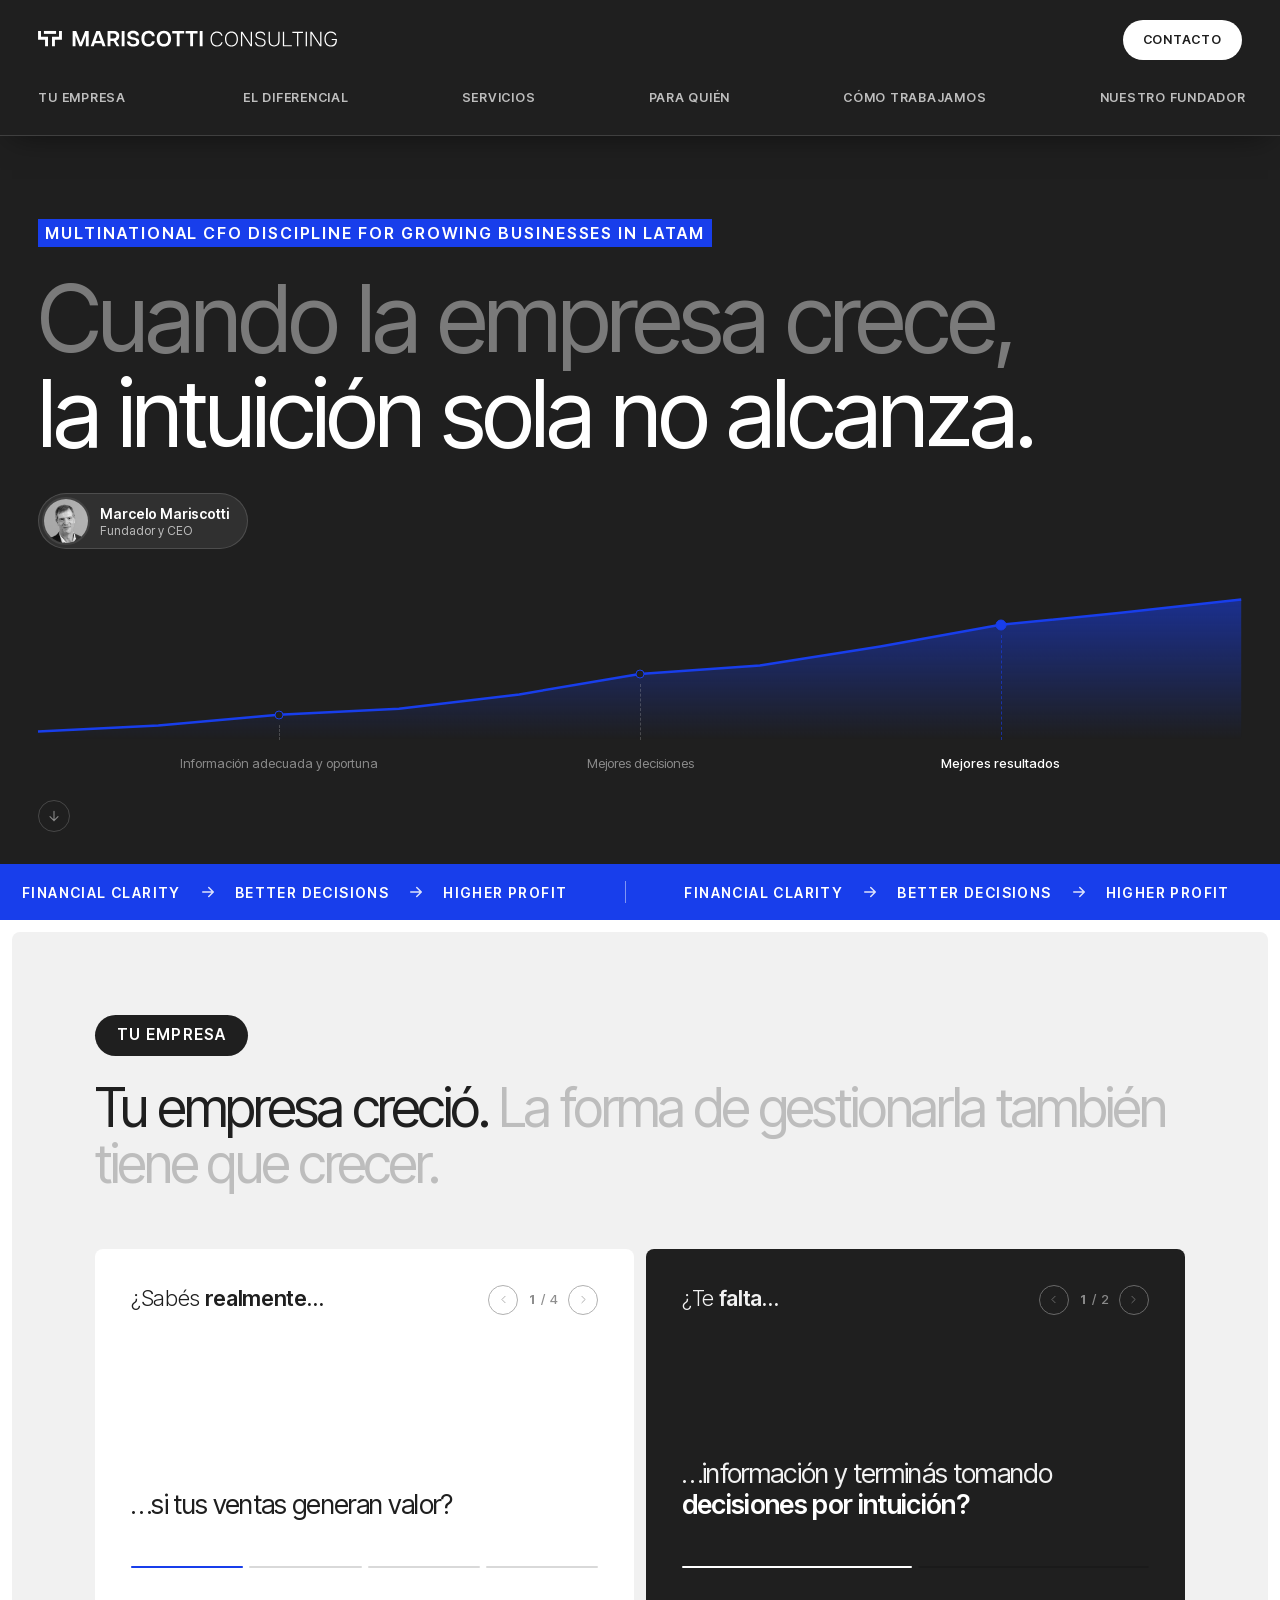
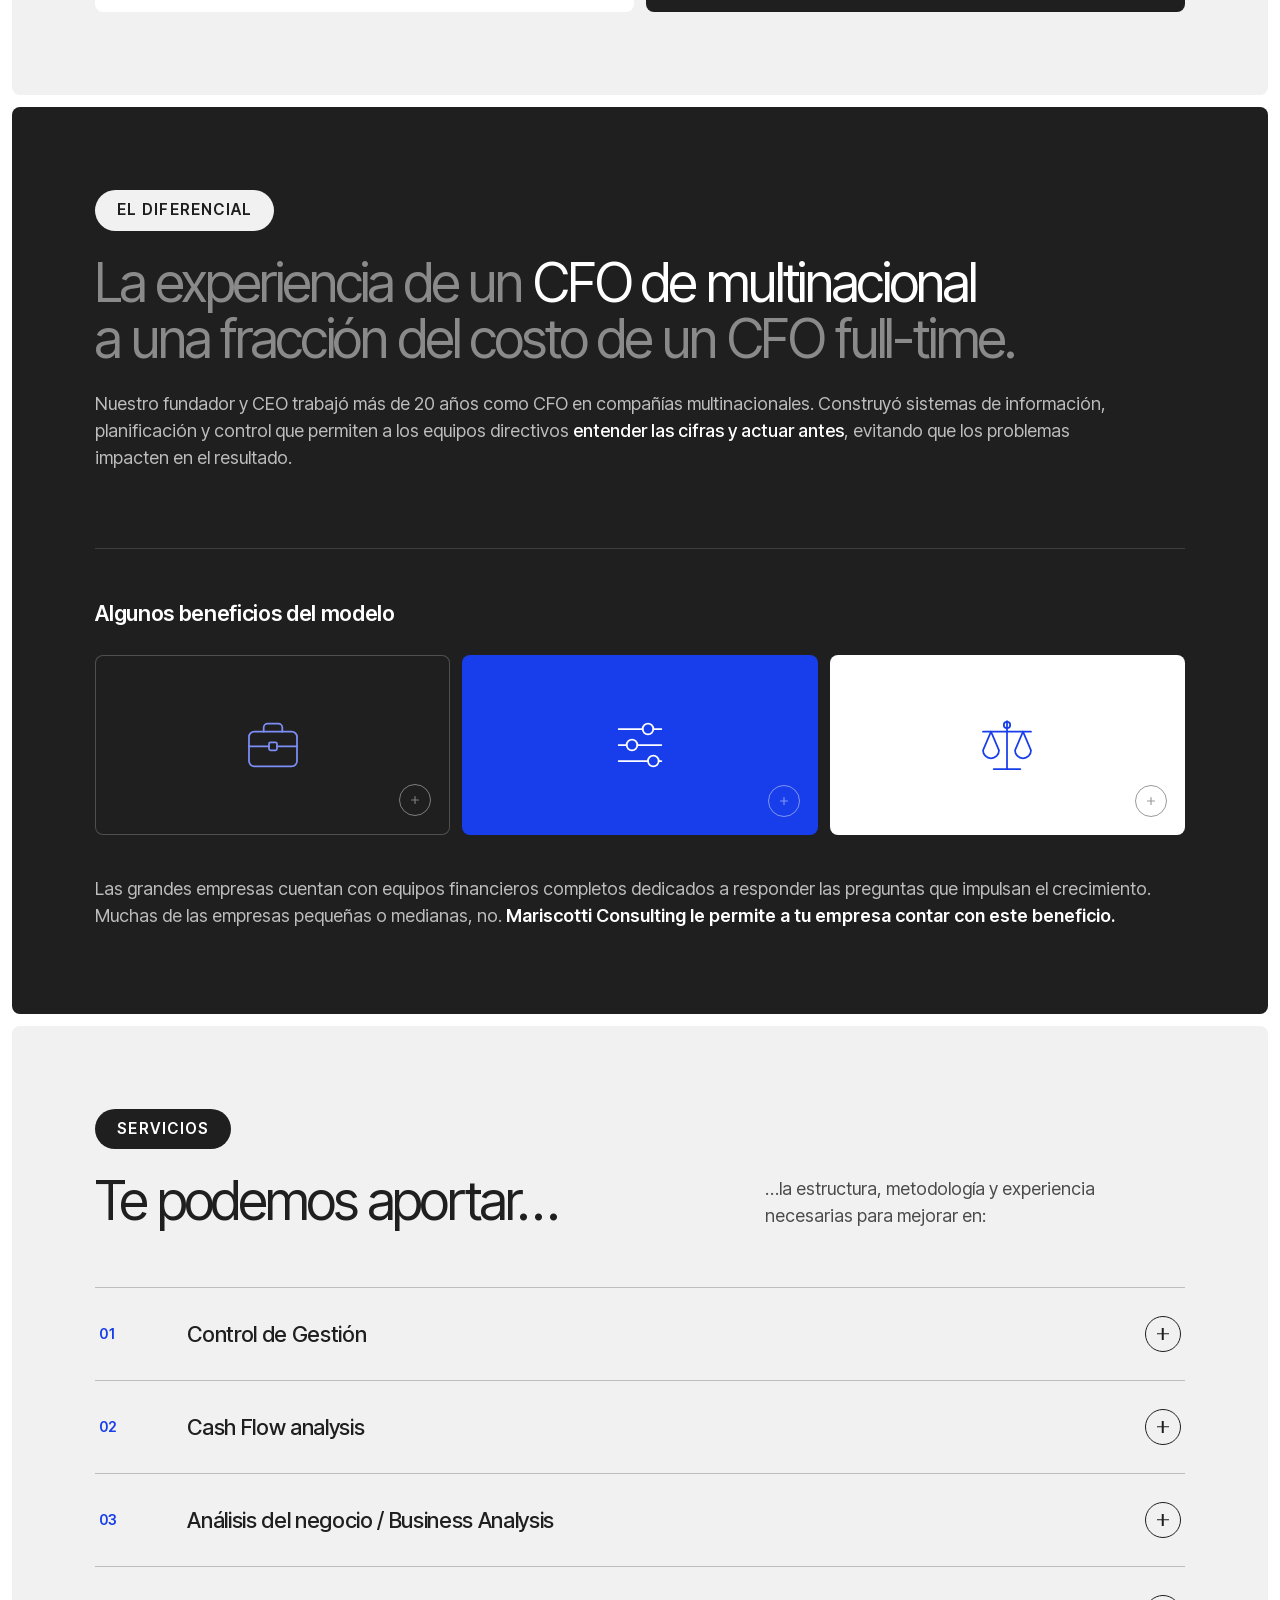
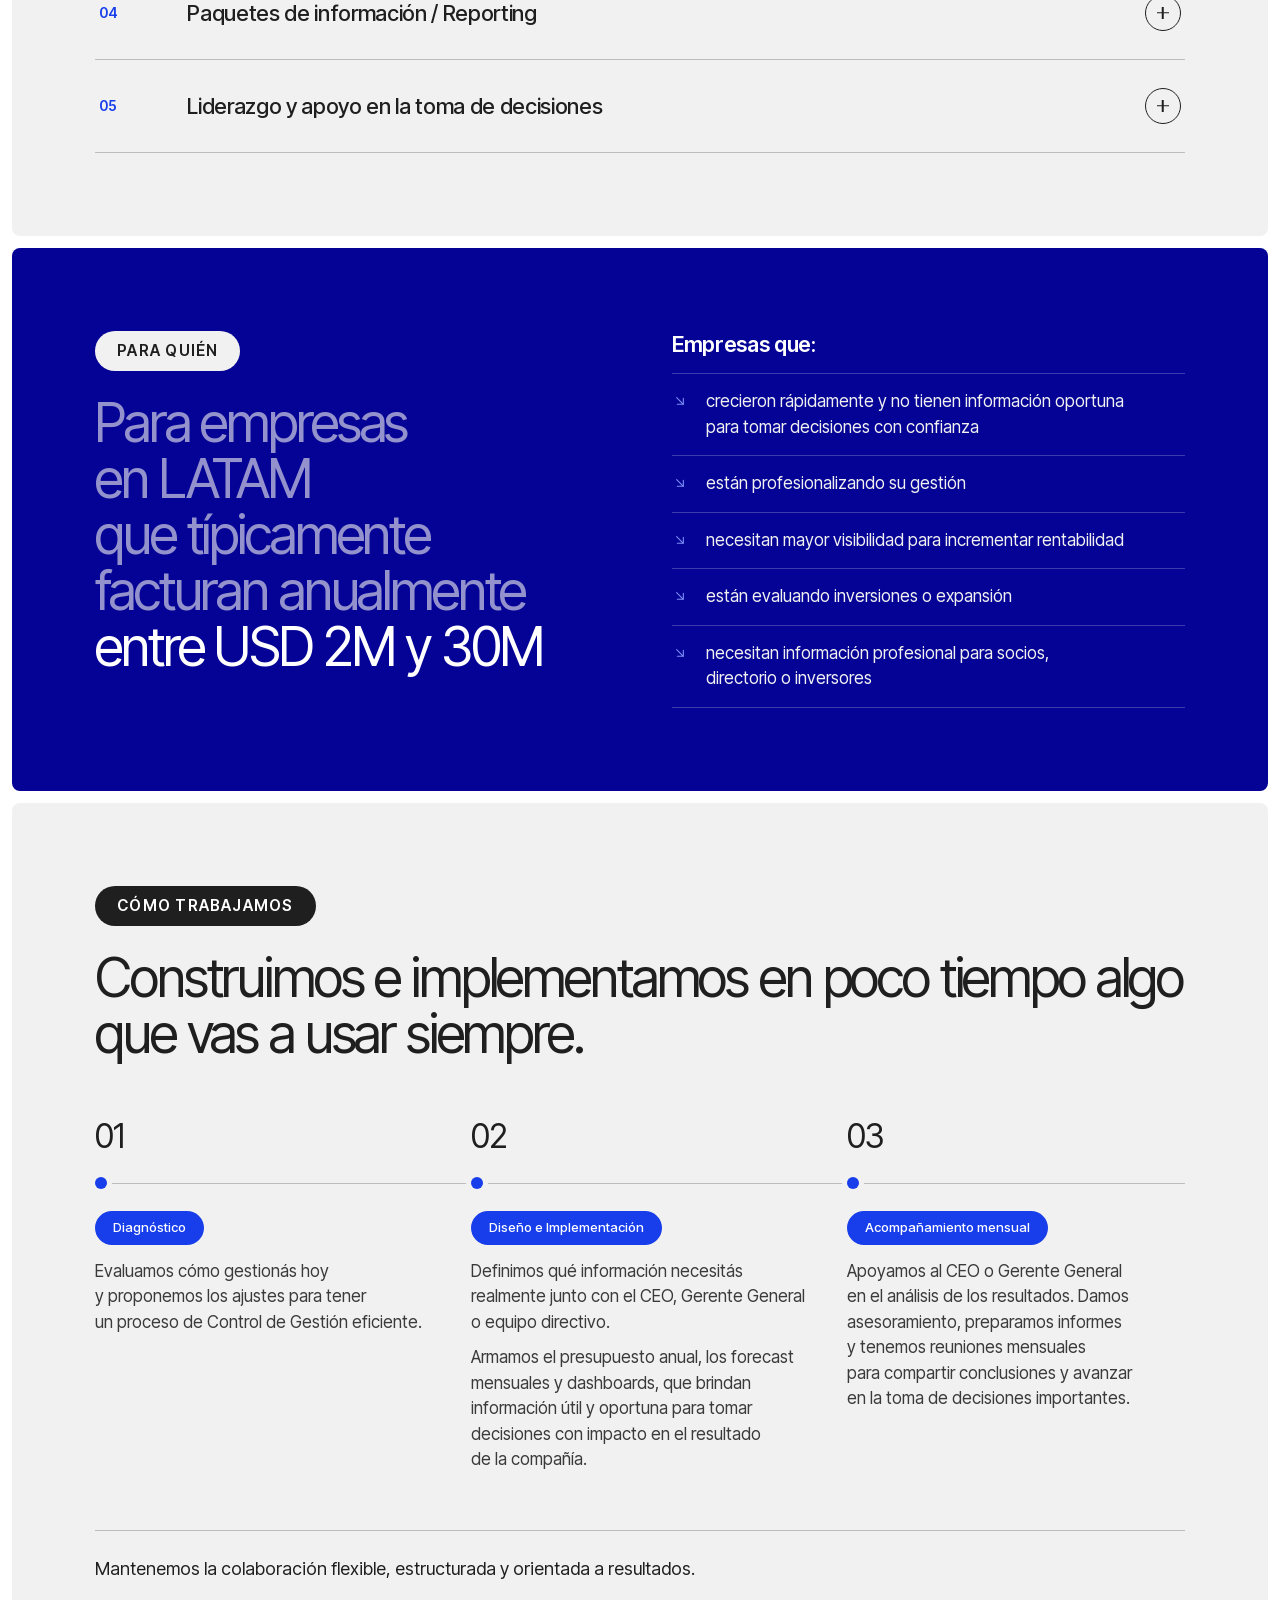
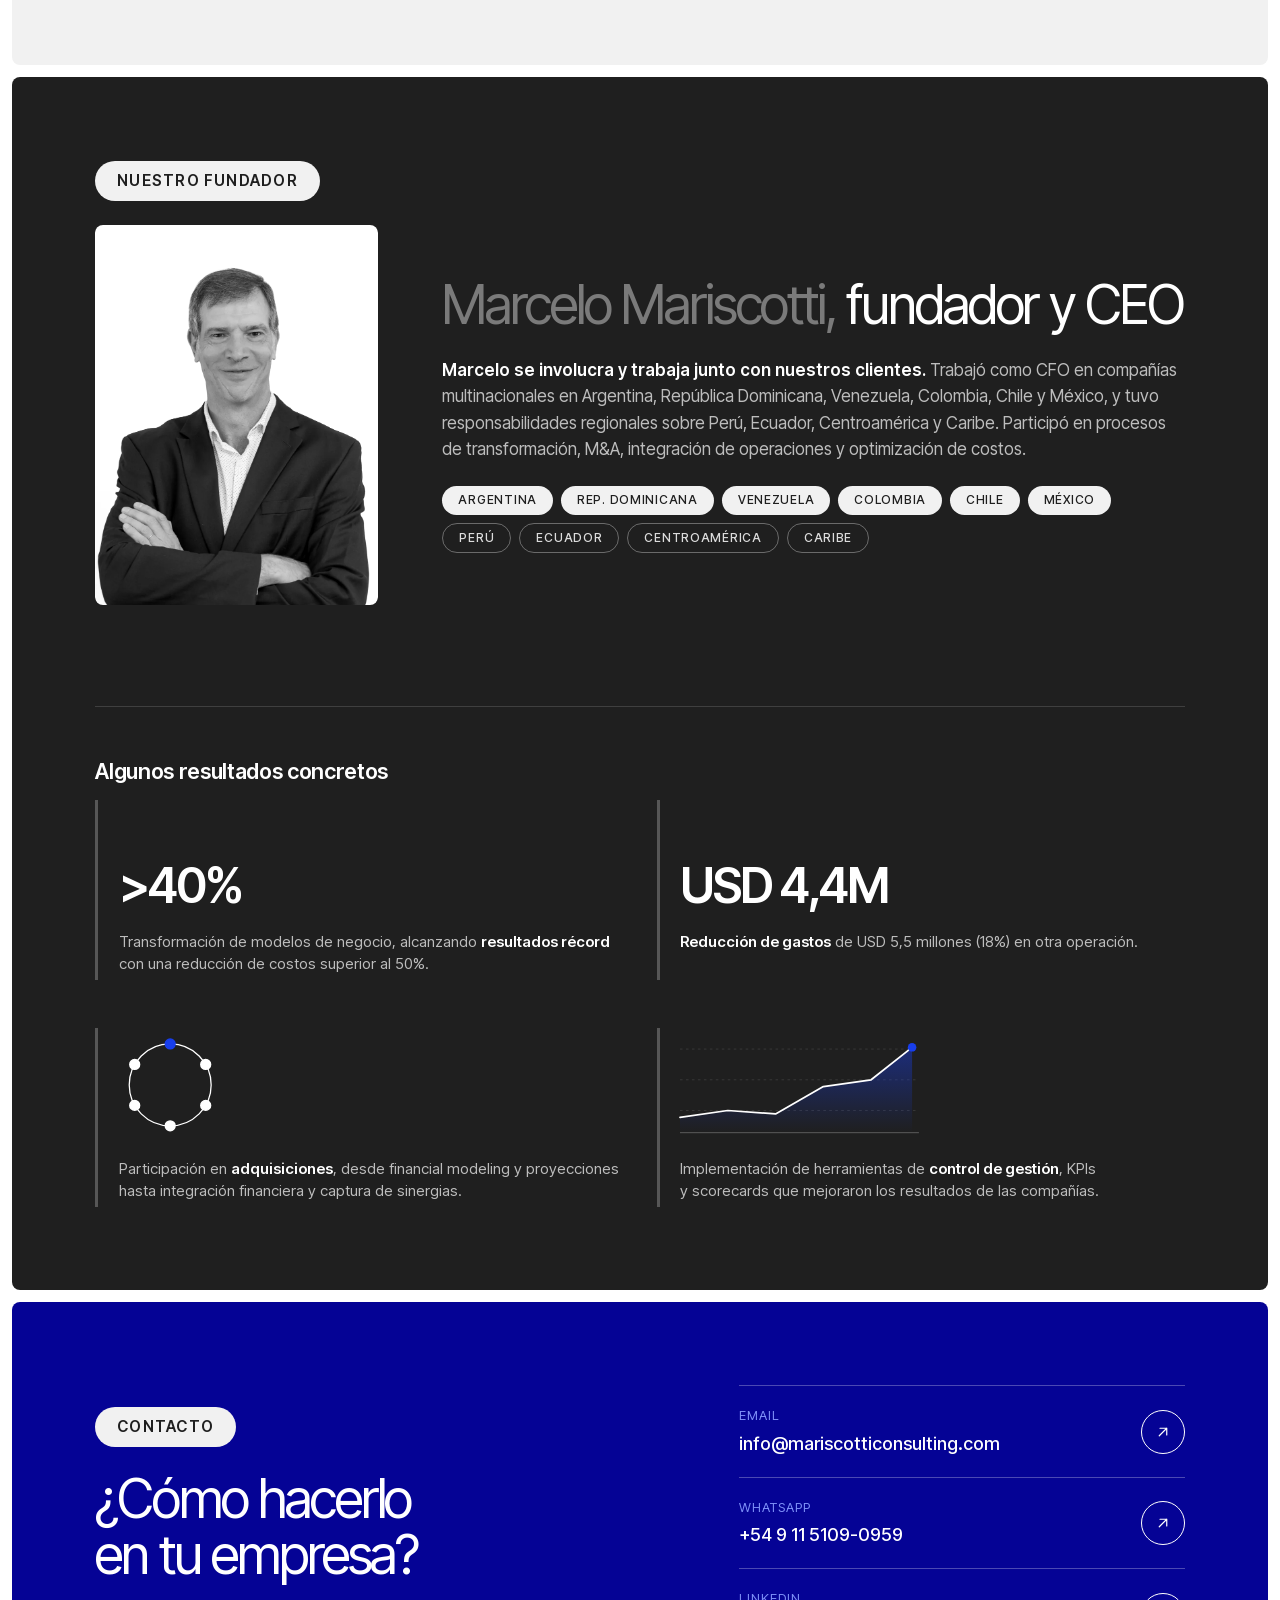
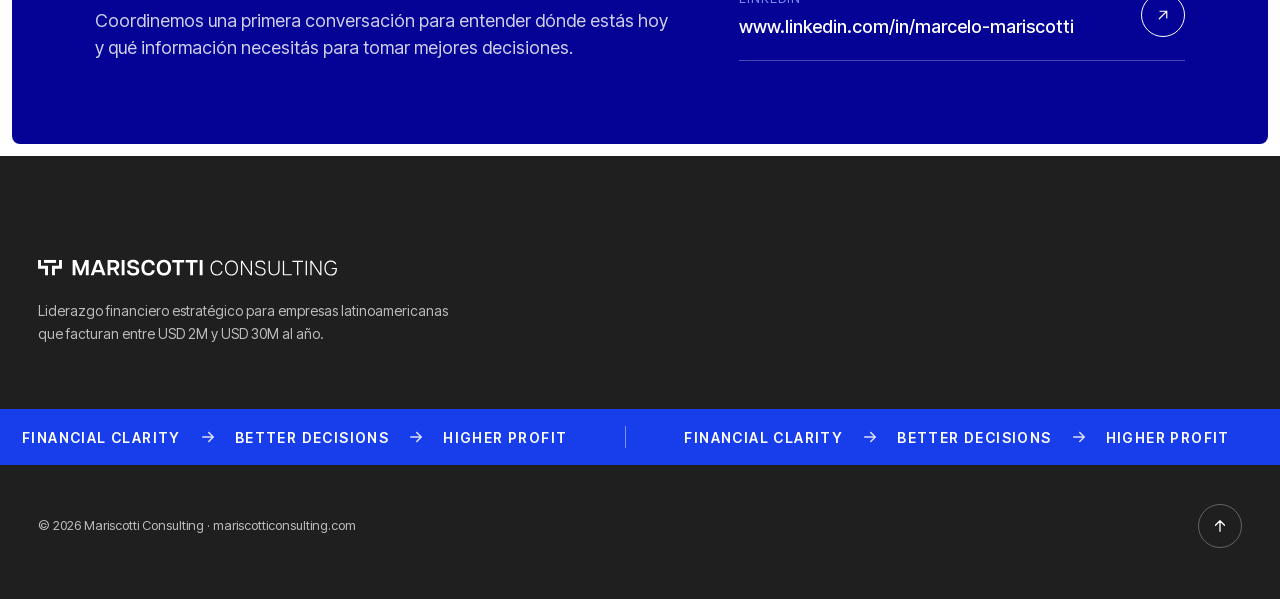
<file: index.html>
<!DOCTYPE html>
<html lang="es">
<head>
<meta charset="utf-8">
<meta name="viewport" content="width=device-width, initial-scale=1">
<title>Mariscotti Consulting — Cuando la empresa crece, la intuición sola no alcanza</title>
<meta name="description" content="Liderazgo financiero estratégico para empresas latinoamericanas que facturan entre USD 2M y USD 30M al año. Control de gestión, cash flow y reporting con la disciplina de un CFO de multinacional.">
<meta name="robots" content="index, follow">
<link rel="canonical" href="https://mariscotticonsulting.com/">
<meta property="og:type" content="website">
<meta property="og:locale" content="es_AR">
<meta property="og:site_name" content="Mariscotti Consulting">
<meta property="og:title" content="Mariscotti Consulting — Cuando la empresa crece, la intuición sola no alcanza">
<meta property="og:description" content="Liderazgo financiero estratégico para empresas latinoamericanas que facturan entre USD 2M y USD 30M al año. Control de gestión, cash flow y reporting con la disciplina de un CFO de multinacional.">
<meta property="og:url" content="https://mariscotticonsulting.com/">
<meta property="og:image" content="https://mariscotticonsulting.com/assets/img/og-image-1200x630.jpg">
<meta property="og:image:width" content="1200">
<meta property="og:image:height" content="630">
<meta property="og:image:alt" content="Mariscotti Consulting: cuando la empresa crece, la intuición sola no alcanza">
<meta name="twitter:card" content="summary_large_image">
<meta name="twitter:title" content="Mariscotti Consulting — Cuando la empresa crece, la intuición sola no alcanza">
<meta name="twitter:description" content="Liderazgo financiero estratégico para empresas latinoamericanas que facturan entre USD 2M y USD 30M al año. Control de gestión, cash flow y reporting con la disciplina de un CFO de multinacional.">
<meta name="twitter:image" content="https://mariscotticonsulting.com/assets/img/og-image-1200x630.jpg">
<link rel="icon" href="/favicon.ico" sizes="any">
<link rel="icon" href="/favicon-32x32.png" sizes="32x32" type="image/png">
<link rel="icon" href="/favicon-16x16.png" sizes="16x16" type="image/png">
<link rel="apple-touch-icon" href="/apple-touch-icon.png">
<link rel="manifest" href="/site.webmanifest">
<meta name="theme-color" content="#050395">
<link rel="preload" href="/assets/fonts/inter-tight-14.woff2" as="font" type="font/woff2" crossorigin>
<link rel="stylesheet" href="/assets/css/mariscotti.css">
<script type="application/ld+json">
{
  "@context": "https://schema.org",
  "@graph": [
    {
      "@type": "ProfessionalService",
      "@id": "https://mariscotticonsulting.com/#organizacion",
      "name": "Mariscotti Consulting",
      "url": "https://mariscotticonsulting.com/",
      "logo": "https://mariscotticonsulting.com/android-chrome-512x512.png",
      "image": "https://mariscotticonsulting.com/assets/img/og-image-1200x630.jpg",
      "description": "Liderazgo financiero estratégico para empresas latinoamericanas que facturan entre USD 2M y USD 30M al año. Control de gestión, cash flow y reporting con la disciplina de un CFO de multinacional.",
      "email": "info@mariscotticonsulting.com",
      "telephone": "+5491151090959",
      "areaServed": "Latinoamérica",
      "knowsAbout": [
        "Control de gestión",
        "Cash flow",
        "Reporting financiero",
        "CFO fraccional"
      ],
      "founder": {
        "@id": "https://mariscotticonsulting.com/#fundador"
      },
      "sameAs": [
        "https://www.linkedin.com/in/marcelo-mariscotti"
      ]
    },
    {
      "@type": "Person",
      "@id": "https://mariscotticonsulting.com/#fundador",
      "name": "Marcelo Mariscotti",
      "jobTitle": "Fundador y CEO",
      "worksFor": {
        "@id": "https://mariscotticonsulting.com/#organizacion"
      },
      "image": "https://mariscotticonsulting.com/assets/img/marcelo-fundador.webp",
      "sameAs": [
        "https://www.linkedin.com/in/marcelo-mariscotti"
      ]
    },
    {
      "@type": "WebSite",
      "name": "Mariscotti Consulting",
      "url": "https://mariscotticonsulting.com/",
      "inLanguage": "es"
    }
  ]
}
</script>
<noscript><style>
.qstage{display:block}.qq{opacity:1;transform:none;filter:none;margin:0 0 14px!important}.qctl,.qseg{display:none!important}
.rc-mna .rg,.rc-trend .tl2{stroke-dashoffset:0}.rc-mna .rd{fill:#fff;stroke:#fff}.rc-trend .ar,.rc-trend .td{opacity:1;transform:none}
.rv{opacity:1;transform:none}
</style></noscript>
</head>
<body>

<div class="mc">

<header class="hdr">
<div class="hdr-bar">
<a href="#inicio" class="hdr-logo" aria-label="Mariscotti Consulting — inicio"><img src="/assets/img/isologotipo-horizontal-white.svg" width="1231" height="90" alt="Mariscotti Consulting"></a>
<nav class="hdr-nav" aria-label="Principal">
<a href="#tu-empresa">Tu empresa</a>
<a href="#diferencial">El diferencial</a>
<a href="#servicios">Servicios</a>
<a href="#para-quien">Para quién</a>
<a href="#como-trabajamos">Cómo trabajamos</a>
<a href="#fundador">Nuestro fundador</a>
</nav>
<div class="hdr-right"><a href="#contacto" class="hdr-cta">Contacto</a>
<button type="button" class="hdr-burger" aria-label="Abrir menú" aria-controls="menu-movil" aria-expanded="false"><span></span><span></span></button>
</div>
</div>
<nav class="hdr-nav hdr-nav-mob" id="menu-movil" aria-label="Secciones">
<a href="#tu-empresa">Tu empresa</a>
<a href="#diferencial">El diferencial</a>
<a href="#servicios">Servicios</a>
<a href="#para-quien">Para quién</a>
<a href="#como-trabajamos">Cómo trabajamos</a>
<a href="#fundador">Nuestro fundador</a>
<a href="#contacto" class="mob-cta">Contacto</a>
</nav>
</header>

<main>

<!-- PORTADA -->
<section id="inicio" class="lp">
<div class="lp-inner">
<div class="lp-copy">
<div class="lp-tags lp-in" style="--d:0ms">
<span class="pill lp-pill"><span class="lp-live"></span>Multinational CFO discipline for growing businesses in LATAM</span>
<a href="#fundador" class="hero-avatar" aria-label="Conocé a Marcelo Mariscotti"><img src="/assets/img/marcelo-avatar.webp" width="160" height="240" alt=""><span><b>Marcelo Mariscotti</b>Fundador y CEO</span></a>
</div>
<h1 class="lp-h1"><span class="lp-line"><span class="w w-grey"><span style="--d:150ms">Cuando</span></span> <span class="w w-grey"><span style="--d:205ms">la</span></span> <span class="w w-grey"><span style="--d:260ms">empresa</span></span> <span class="w w-grey"><span style="--d:315ms">crece,</span></span></span><span class="lp-line"><span class="w w-white"><span style="--d:430ms">la</span></span> <span class="w w-white"><span style="--d:485ms">intuición</span></span> <span class="w w-white"><span style="--d:540ms">sola</span></span> <span class="w w-white"><span style="--d:595ms">no</span></span> <span class="w w-white"><span style="--d:650ms">alcanza.</span></span></span></h1>
</div>
<div class="lp-chart">
<svg class="lp-svg" viewBox="0 0 1200 240" preserveAspectRatio="none" aria-hidden="true">
<defs><linearGradient id="lpFill" x1="0" y1="0" x2="0" y2="1"><stop offset="0" stop-color="#183EEB" stop-opacity=".55"/><stop offset="1" stop-color="#183EEB" stop-opacity="0"/></linearGradient></defs>
<path class="lp-area" d="M0,226 L120,216 L240,198 L360,188 L480,164 L600,130 L720,116 L840,84 L960,48 L1080,28 L1200,6 L1200,240 L0,240 Z" fill="url(#lpFill)"/>
<path class="lp-line" d="M0,226 L120,216 L240,198 L360,188 L480,164 L600,130 L720,116 L840,84 L960,48 L1080,28 L1200,6" fill="none" stroke="#183EEB" stroke-width="2.5" vector-effect="non-scaling-stroke"/>
</svg>
<div class="lp-node" style="--x:20%;--y:82.5%;--d:1100ms"><span class="lp-dot"><em>01</em></span><span class="lp-lbl"><i>01</i>Información adecuada y oportuna</span></div>
<div class="lp-node" style="--x:50%;--y:54.2%;--d:1500ms"><span class="lp-dot"><em>02</em></span><span class="lp-lbl"><i>02</i>Mejores decisiones</span></div>
<div class="lp-node lp-node-last" style="--x:80%;--y:20.0%;--d:1900ms"><span class="lp-dot"><em>03</em></span><span class="lp-lbl"><i>03</i>Mejores resultados</span></div>
</div>
<ol class="lp-legend" aria-hidden="true">
<li><i>01</i>Información adecuada y oportuna</li>
<li><i>02</i>Mejores decisiones</li>
<li class="on"><i>03</i>Mejores resultados</li>
</ol>
<a href="#tu-empresa" class="lp-scroll lp-in" style="--d:1400ms" aria-label="Desplazate hacia abajo"><span class="circ"><svg class="ico" viewBox="0 0 24 24"><path d="M12 5v14M6 13l6 6 6-6"/></svg></span></a>
</div>
</section>
<div class="lp-marquee" aria-hidden="true"><div class="lp-track"><span>Financial clarity</span><svg class="mq-ar" viewBox="0 0 24 24" aria-hidden="true"><path d="M5 12h14M13 6l6 6-6 6"/></svg><span>Better decisions</span><svg class="mq-ar" viewBox="0 0 24 24" aria-hidden="true"><path d="M5 12h14M13 6l6 6-6 6"/></svg><span>Higher profit</span><i class="mq-sep"></i><span>Financial clarity</span><svg class="mq-ar" viewBox="0 0 24 24" aria-hidden="true"><path d="M5 12h14M13 6l6 6-6 6"/></svg><span>Better decisions</span><svg class="mq-ar" viewBox="0 0 24 24" aria-hidden="true"><path d="M5 12h14M13 6l6 6-6 6"/></svg><span>Higher profit</span><i class="mq-sep"></i><span>Financial clarity</span><svg class="mq-ar" viewBox="0 0 24 24" aria-hidden="true"><path d="M5 12h14M13 6l6 6-6 6"/></svg><span>Better decisions</span><svg class="mq-ar" viewBox="0 0 24 24" aria-hidden="true"><path d="M5 12h14M13 6l6 6-6 6"/></svg><span>Higher profit</span><i class="mq-sep"></i><span>Financial clarity</span><svg class="mq-ar" viewBox="0 0 24 24" aria-hidden="true"><path d="M5 12h14M13 6l6 6-6 6"/></svg><span>Better decisions</span><svg class="mq-ar" viewBox="0 0 24 24" aria-hidden="true"><path d="M5 12h14M13 6l6 6-6 6"/></svg><span>Higher profit</span><i class="mq-sep"></i><span>Financial clarity</span><svg class="mq-ar" viewBox="0 0 24 24" aria-hidden="true"><path d="M5 12h14M13 6l6 6-6 6"/></svg><span>Better decisions</span><svg class="mq-ar" viewBox="0 0 24 24" aria-hidden="true"><path d="M5 12h14M13 6l6 6-6 6"/></svg><span>Higher profit</span><i class="mq-sep"></i><span>Financial clarity</span><svg class="mq-ar" viewBox="0 0 24 24" aria-hidden="true"><path d="M5 12h14M13 6l6 6-6 6"/></svg><span>Better decisions</span><svg class="mq-ar" viewBox="0 0 24 24" aria-hidden="true"><path d="M5 12h14M13 6l6 6-6 6"/></svg><span>Higher profit</span><i class="mq-sep"></i><span>Financial clarity</span><svg class="mq-ar" viewBox="0 0 24 24" aria-hidden="true"><path d="M5 12h14M13 6l6 6-6 6"/></svg><span>Better decisions</span><svg class="mq-ar" viewBox="0 0 24 24" aria-hidden="true"><path d="M5 12h14M13 6l6 6-6 6"/></svg><span>Higher profit</span><i class="mq-sep"></i><span>Financial clarity</span><svg class="mq-ar" viewBox="0 0 24 24" aria-hidden="true"><path d="M5 12h14M13 6l6 6-6 6"/></svg><span>Better decisions</span><svg class="mq-ar" viewBox="0 0 24 24" aria-hidden="true"><path d="M5 12h14M13 6l6 6-6 6"/></svg><span>Higher profit</span><i class="mq-sep"></i></div></div>

<!-- 01 TU EMPRESA -->
<section id="tu-empresa" class="panel p-light">
<div class="inner">
<div class="statement rv">
<span class="pill pill-dark pill-sec">Tu empresa</span>
<p class="big">Tu empresa creció. <span>La forma de gestionarla también tiene que crecer.</span></p>
</div>
<div class="qduo rv">
<div class="qcol qc-light" data-q data-delay="0">
<div class="qhead"><h3>¿Sabés <b>realmente…</b></h3><div class="qctl"><button type="button" class="qarr qpv" aria-label="Pregunta anterior"><svg viewBox="0 0 24 24"><path d="M15 6l-6 6 6 6"/></svg></button><span class="qct"><b>1</b> / 4</span><button type="button" class="qarr qnx" aria-label="Pregunta siguiente"><svg viewBox="0 0 24 24"><path d="M9 6l6 6-6 6"/></svg></button></div></div>
<div class="qstage" role="button" tabindex="0" aria-label="Siguiente pregunta"><p class="qq on">…si tus ventas generan valor?</p><p class="qq">…cuáles son los objetivos para cada línea de ingresos, gastos y KPIs, y por qué se generan desvíos?</p><p class="qq">…si tendrás caja suficiente para los próximos 90 días?</p><p class="qq">…qué impacto financiero tendrá la próxima inversión?</p></div>
<div class="qseg"><button type="button" class="qsg on" data-i="0" aria-label="Pregunta 1"></button><button type="button" class="qsg" data-i="1" aria-label="Pregunta 2"></button><button type="button" class="qsg" data-i="2" aria-label="Pregunta 3"></button><button type="button" class="qsg" data-i="3" aria-label="Pregunta 4"></button></div>
</div>
<div class="qcol qc-dark" data-q data-delay="3000">
<div class="qhead"><h3>¿Te <b>falta…</b></h3><div class="qctl"><button type="button" class="qarr qpv" aria-label="Pregunta anterior"><svg viewBox="0 0 24 24"><path d="M15 6l-6 6 6 6"/></svg></button><span class="qct"><b>1</b> / 2</span><button type="button" class="qarr qnx" aria-label="Pregunta siguiente"><svg viewBox="0 0 24 24"><path d="M9 6l6 6-6 6"/></svg></button></div></div>
<div class="qstage" role="button" tabindex="0" aria-label="Siguiente pregunta"><p class="qq on">…información y terminás tomando <b>decisiones por intuición?</b></p><p class="qq">…un <b>tablero de control</b> que te muestre desvíos contra los objetivos planteados y tendencias en forma clara?</p></div>
<div class="qseg"><button type="button" class="qsg on" data-i="0" aria-label="Pregunta 1"></button><button type="button" class="qsg" data-i="1" aria-label="Pregunta 2"></button></div>
</div>
</div>
</div>
</section>

<!-- 02 EL DIFERENCIAL -->
<section id="diferencial" class="panel p-dark divider">
<span class="pill pill-light pill-sec rv">El diferencial</span>
<div class="divider-foot rv">
<h2><span>La experiencia de un</span> CFO de multinacional <span>a una fracción del costo de un CFO <span class="nw">full-time.</span></span></h2>
<p class="dif-p">Nuestro fundador y CEO trabajó más de 20 años como CFO en compañías multinacionales. Construyó sistemas de información, planificación y control que permiten a los equipos directivos <b>entender las cifras y actuar antes</b>, evitando que los problemas impacten en el resultado.</p>
</div>
<div class="dif-ben ben-panel rv">
<p class="who-list-title" style="color:var(--mc-dark)">Algunos beneficios del modelo</p>
<div class="benefits">
<div class="benefit s-dark" tabindex="0"><div class="bf-in"><div class="bf-front"><span class="k bk" style="color:var(--mc-periwinkle)"><svg class="bi" viewBox="0 0 24 24" aria-hidden="true"><rect x="3" y="7" width="18" height="13" rx="2"/><path d="M8.5 7V5.5A1.5 1.5 0 0 1 10 4h4a1.5 1.5 0 0 1 1.5 1.5V7"/><path d="M3 12.5h7.5M13.5 12.5H21"/><rect x="10.5" y="11" width="3" height="3" rx=".6"/></svg></span><span class="bf-hint"><svg viewBox="0 0 24 24" aria-hidden="true"><path d="M12 6v12M6 12h12"/></svg><span class="h-mouse">Pasá el mouse</span><span class="h-touch">Tocá para ver</span></span></div><div class="bf-back"><p>La <b>experiencia</b> de un CFO senior por una fracción del costo.</p></div></div></div>
<div class="benefit s-blue" tabindex="0"><div class="bf-in"><div class="bf-front"><span class="k bk"><svg class="bi" viewBox="0 0 24 24" aria-hidden="true"><path d="M4 6h9M17 6h3M4 12h3M11 12h9M4 18h11M19 18h1"/><circle cx="15" cy="6" r="2"/><circle cx="9" cy="12" r="2"/><circle cx="17" cy="18" r="2"/></svg></span><span class="bf-hint"><svg viewBox="0 0 24 24" aria-hidden="true"><path d="M12 6v12M6 12h12"/></svg><span class="h-mouse">Pasá el mouse</span><span class="h-touch">Tocá para ver</span></span></div><div class="bf-back"><p>La <b>flexibilidad</b> para ajustar el nivel de apoyo acorde a las necesidades de la empresa.</p></div></div></div>
<div class="benefit s-white" tabindex="0"><div class="bf-in"><div class="bf-front"><span class="k bk" style="color:var(--mc-blue)"><svg class="bi" viewBox="0 0 24 24" aria-hidden="true"><path d="M12 3v18M7 21h10M3 7h18"/><circle cx="12" cy="4.5" r="1.2"/><path d="M6 7 3 14a3 3 0 0 0 6 0z"/><path d="M18 7l-3 7a3 3 0 0 0 6 0z"/></svg></span><span class="bf-hint"><svg viewBox="0 0 24 24" aria-hidden="true"><path d="M12 6v12M6 12h12"/></svg><span class="h-mouse">Pasá el mouse</span><span class="h-touch">Tocá para ver</span></span></div><div class="bf-back"><p><b>Perspectiva externa y asesoramiento financiero imparcial.</b></p></div></div></div>
</div>
<div class="closing">
<p><span>Las grandes empresas cuentan con equipos financieros completos dedicados a responder las preguntas que impulsan el crecimiento. Muchas de las empresas pequeñas o medianas, no.</span> <b>Mariscotti Consulting le permite a tu empresa contar con este beneficio.</b></p>
</div>
</div>
</section>

<!-- 03 SERVICIOS -->
<section id="servicios" class="panel p-light">
<div class="inner">
<div class="svc-head rv">
<div class="sec-head">
<span class="pill pill-dark pill-sec">Servicios</span>
<h2 class="h-lg">Te podemos aportar…</h2>
</div>
<p class="lead">…la estructura, metodología y experiencia necesarias para mejorar en:</p>
</div>
<div class="svl rv">
<details class="svl-row"><summary><span class="svl-n">01</span><span class="svl-t">Control de Gestión</span><span class="svl-x" aria-hidden="true"></span></summary><div class="svl-body"><p>Podrás <b>medir performance y tomar decisiones a tiempo</b>, basadas en información y datos reales (vs intuición).</p><ul><li>Generamos un presupuesto anual y forecast mensuales basados en los objetivos del negocio</li><li>Definimos los principales KPIs estratégicos</li><li>Implementamos dashboards y reporting mensual orientado a la toma de decisiones</li><li>Acompañamos al CEO y al management en la gestión del negocio</li></ul></div></details>
<details class="svl-row"><summary><span class="svl-n">02</span><span class="svl-t">Cash Flow analysis</span><span class="svl-x" aria-hidden="true"></span></summary><div class="svl-body"><p>Proyectamos <b>flujos de caja</b>. Ya no vas a quedarte “sorpresivamente” sin dinero para pagar tus obligaciones.</p><ul><li>Identificamos los riesgos y generamos propuestas para mitigarlos</li><li>Evaluamos necesidades de financiación</li><li>Revisamos la estructura de gastos</li></ul></div></details>
<details class="svl-row"><summary><span class="svl-n">03</span><span class="svl-t">Análisis del negocio / Business Analysis</span><span class="svl-x" aria-hidden="true"></span></summary><div class="svl-body"><ul><li>Revisiones mensuales de resultados financieros</li><li>Análisis de rentabilidad por producto / cliente</li><li>Análisis de proyectos de inversión</li><li>Generación de escenarios y modelos de crecimiento y expansión</li></ul></div></details>
<details class="svl-row"><summary><span class="svl-n">04</span><span class="svl-t">Paquetes de información / Reporting</span><span class="svl-x" aria-hidden="true"></span></summary><div class="svl-body"><ul><li>Reportes para el management</li><li>Reportes para el Directorio / Board packages</li><li>Reportes para inversores actuales o potenciales</li></ul></div></details>
<details class="svl-row"><summary><span class="svl-n">05</span><span class="svl-t">Liderazgo y apoyo en la toma de decisiones</span><span class="svl-x" aria-hidden="true"></span></summary><div class="svl-body"><ul><li>Actuamos como socios estratégicos para fundadores y ejecutivos</li><li>Claridad y modelado de decisiones para iniciativas clave</li><li>Estrategia de precios y márgenes</li><li>Análisis financiero de proveedores y contratos</li></ul></div></details>
</div>
</div>
</section>

<!-- 04 PARA QUIÉN -->
<section id="para-quien" class="sec-group">
<div class="panel p-mid">
<div class="inner who">
<div class="who-left rv">
<span class="pill pill-light pill-sec">Para quién</span>
<h2 class="h-lg"><span class="grey">Para empresas en LATAM que típicamente facturan anualmente</span> entre USD 2M y 30M</h2>
</div>
<div class="rv">
<p class="who-list-title">Empresas que:</p>
<ul class="who-list">
<li><svg class="ico" viewBox="0 0 24 24"><path d="M7 7l10 10M17 8v9H8"/></svg>crecieron rápidamente y no tienen información oportuna para tomar decisiones con confianza</li>
<li><svg class="ico" viewBox="0 0 24 24"><path d="M7 7l10 10M17 8v9H8"/></svg>están profesionalizando su gestión</li>
<li><svg class="ico" viewBox="0 0 24 24"><path d="M7 7l10 10M17 8v9H8"/></svg>necesitan mayor visibilidad para incrementar rentabilidad</li>
<li><svg class="ico" viewBox="0 0 24 24"><path d="M7 7l10 10M17 8v9H8"/></svg>están evaluando inversiones o expansión</li>
<li><svg class="ico" viewBox="0 0 24 24"><path d="M7 7l10 10M17 8v9H8"/></svg>necesitan información profesional para socios, directorio o inversores</li>
</ul>
</div>
</div>
</div>

</section>

<!-- 05 CÓMO TRABAJAMOS -->
<section id="como-trabajamos" class="panel p-light">
<div class="inner">
<div class="tl-head rv">
<div class="sec-head">
<span class="pill pill-dark pill-sec">Cómo trabajamos</span>
<h2 class="h-lg">Construimos e implementamos en poco tiempo algo que vas a usar siempre.</h2>
</div>
</div>
<div class="tl rv">
<div class="tl-step">
<span class="tl-n">01</span><span class="tl-dot"></span>
<span class="pill pill-navy">Diagnóstico</span>
<p>Evaluamos cómo gestionás hoy y proponemos los ajustes para tener un proceso de Control de Gestión eficiente.</p>
</div>
<div class="tl-step">
<span class="tl-n">02</span><span class="tl-dot"></span>
<span class="pill pill-navy">Diseño e Implementación</span>
<p>Definimos qué información necesitás realmente junto con el CEO, Gerente General o equipo directivo.</p>
<p>Armamos el presupuesto anual, los forecast mensuales y dashboards, que brindan información útil y oportuna para tomar decisiones con impacto en el resultado de la compañía.</p>
</div>
<div class="tl-step">
<span class="tl-n">03</span><span class="tl-dot"></span>
<span class="pill pill-navy">Acompañamiento mensual</span>
<p>Apoyamos al CEO o Gerente General en el análisis de los resultados. Damos asesoramiento, preparamos informes y tenemos reuniones mensuales para compartir conclusiones y avanzar en la toma de decisiones importantes.</p>
</div>
</div>
<p class="tl-close rv">Mantenemos la colaboración flexible, estructurada y orientada a resultados.</p>
</div>
</section>

<!-- 06 FUNDADOR -->
<section id="fundador" class="sec-group">
<div class="panel p-dark f2 rv">
<span class="pill pill-dark pill-sec">Nuestro fundador</span>
<div class="f2-grid">
<div class="f2-photo"><img src="/assets/img/marcelo-fundador.webp" width="840" height="1261" alt="Marcelo Mariscotti, fundador y CEO de Mariscotti Consulting" loading="lazy"></div>
<div class="f2-body">
<h2><span>Marcelo Mariscotti,</span> fundador y CEO</h2>
<p><b>Marcelo se involucra y trabaja junto con nuestros clientes.</b> Trabajó como CFO en compañías multinacionales en Argentina, República Dominicana, Venezuela, Colombia, Chile y México, y tuvo responsabilidades regionales sobre Perú, Ecuador, Centroamérica y Caribe. Participó en procesos de transformación, M&amp;A, integración de operaciones y optimización de costos.</p>
<div style="display:flex;flex-wrap:wrap;gap:8px">
<span class="pill pill-dark">Argentina</span><span class="pill pill-dark">Rep. Dominicana</span><span class="pill pill-dark">Venezuela</span><span class="pill pill-dark">Colombia</span><span class="pill pill-dark">Chile</span><span class="pill pill-dark">México</span>
<span class="pill pill-line" style="color:var(--mc-dark)">Perú</span><span class="pill pill-line" style="color:var(--mc-dark)">Ecuador</span><span class="pill pill-line" style="color:var(--mc-dark)">Centroamérica</span><span class="pill pill-line" style="color:var(--mc-dark)">Caribe</span>
</div>
</div>
</div>
<div class="results f2-results">
<p class="results-title rv">Algunos resultados concretos</p>
<div class="rc-grid rc-row">
<div class="rc rc-big rc-blue rv"><span class="rc-n" data-count="50" data-prefix="&gt;" data-suffix="%" data-dec="0">&gt;50%</span><p>Transformación de modelos de negocio, alcanzando <b>resultados récord</b> con una reducción de costos superior al 50%.</p></div>
<div class="rc rc-big rc-dark rv"><span class="rc-n" data-count="5.5" data-prefix="USD " data-suffix="M" data-dec="1">USD 5,5M</span><p><b>Reducción de gastos</b> de <span class="nw">USD 5,5 millones</span> (18%) en otra operación.</p></div>
<div class="rc rc-big rc-white rc-anim rv"><svg class="rc-ill rc-mna" viewBox="0 0 280 120" preserveAspectRatio="xMinYMax meet" aria-hidden="true"><circle class="rg" cx="60" cy="62" r="48" pathLength="1" transform="rotate(-90 60 62)"/><circle class="rd rd0" style="--k:0" cx="60.0" cy="14.0" r="5"/><circle class="rd" style="--k:1" cx="101.6" cy="38.0" r="5"/><circle class="rd" style="--k:2" cx="101.6" cy="86.0" r="5"/><circle class="rd" style="--k:3" cx="60.0" cy="110.0" r="5"/><circle class="rd" style="--k:4" cx="18.4" cy="86.0" r="5"/><circle class="rd" style="--k:5" cx="18.4" cy="38.0" r="5"/></svg><p>Participación en <b>adquisiciones</b>, desde financial modeling y proyecciones hasta integración financiera y captura de sinergias.</p></div>
<div class="rc rc-big rc-grey rc-anim rv"><svg class="rc-ill rc-trend" viewBox="0 0 280 120" preserveAspectRatio="xMinYMax meet" aria-hidden="true"><defs><linearGradient id="trFill" x1="0" y1="0" x2="0" y2="1"><stop offset="0" stop-color="#183EEB" stop-opacity=".45"/><stop offset="1" stop-color="#183EEB" stop-opacity="0"/></linearGradient></defs><line class="g" x1="0" y1="20" x2="280" y2="20"/><line class="g" x1="0" y1="56" x2="280" y2="56"/><line class="g" x1="0" y1="92" x2="280" y2="92"/><line class="base" x1="0" y1="118" x2="280" y2="118"/><path class="ar" d="M0,100 L56,92 L112,96 L168,64 L224,56 L272,18 L272,118 L0,118 Z" fill="url(#trFill)"/><polyline class="tl2" pathLength="1" points="0,100 56,92 112,96 168,64 224,56 272,18"/><circle class="td" cx="272" cy="18" r="5"/></svg><p>Implementación de herramientas de <b>control de gestión</b>, KPIs y scorecards que mejoraron los resultados de las compañías.</p></div>
</div>
</div>
</div>
</section>

<!-- CONTACTO -->
<section id="contacto" class="panel p-navy">
<div class="inner cta">
<div class="cta-left rv">
<span class="pill pill-light pill-sec">Contacto</span>
<div style="display:grid;gap:24px;justify-items:start">
<h2>¿Cómo hacerlo en tu empresa?</h2>
<p>Coordinemos una primera conversación para entender dónde estás hoy y qué información necesitás para tomar mejores decisiones.</p>
</div>
</div>
<div class="links rv">
<a href="mailto:info@mariscotticonsulting.com" target="_blank" rel="noopener"><div><small>Email</small><span class="v">info@mariscotticonsulting.com</span></div><span class="circ"><svg class="ico" viewBox="0 0 24 24"><path d="M7 17 17 7M8 7h9v9"/></svg></span></a>
<a href="https://wa.me/5491151090959" target="_blank" rel="noopener"><div><small>WhatsApp</small><span class="v">+54 9 11 <span class="nw">5109-0959</span></span></div><span class="circ"><svg class="ico" viewBox="0 0 24 24"><path d="M7 17 17 7M8 7h9v9"/></svg></span></a>
<a href="https://www.linkedin.com/in/marcelo-mariscotti" target="_blank" rel="noopener"><div><small>LinkedIn</small><span class="v">www.linkedin.com/in/<span class="nw">marcelo-mariscotti</span></span></div><span class="circ"><svg class="ico" viewBox="0 0 24 24"><path d="M7 17 17 7M8 7h9v9"/></svg></span></a>
</div>
</div>
</section>


</main>

<footer class="ftr">
<div class="ftr-top">
<div><img src="/assets/img/isologotipo-horizontal-white.svg" width="1231" height="90" alt="Mariscotti Consulting" loading="lazy"><p>Liderazgo financiero estratégico para empresas latinoamericanas que facturan entre USD 2M y USD 30M al año.</p></div>
</div>
<div class="lp-marquee ftr-marquee" aria-hidden="true"><div class="lp-track"><span>Financial clarity</span><svg class="mq-ar" viewBox="0 0 24 24" aria-hidden="true"><path d="M5 12h14M13 6l6 6-6 6"/></svg><span>Better decisions</span><svg class="mq-ar" viewBox="0 0 24 24" aria-hidden="true"><path d="M5 12h14M13 6l6 6-6 6"/></svg><span>Higher profit</span><i class="mq-sep"></i><span>Financial clarity</span><svg class="mq-ar" viewBox="0 0 24 24" aria-hidden="true"><path d="M5 12h14M13 6l6 6-6 6"/></svg><span>Better decisions</span><svg class="mq-ar" viewBox="0 0 24 24" aria-hidden="true"><path d="M5 12h14M13 6l6 6-6 6"/></svg><span>Higher profit</span><i class="mq-sep"></i><span>Financial clarity</span><svg class="mq-ar" viewBox="0 0 24 24" aria-hidden="true"><path d="M5 12h14M13 6l6 6-6 6"/></svg><span>Better decisions</span><svg class="mq-ar" viewBox="0 0 24 24" aria-hidden="true"><path d="M5 12h14M13 6l6 6-6 6"/></svg><span>Higher profit</span><i class="mq-sep"></i><span>Financial clarity</span><svg class="mq-ar" viewBox="0 0 24 24" aria-hidden="true"><path d="M5 12h14M13 6l6 6-6 6"/></svg><span>Better decisions</span><svg class="mq-ar" viewBox="0 0 24 24" aria-hidden="true"><path d="M5 12h14M13 6l6 6-6 6"/></svg><span>Higher profit</span><i class="mq-sep"></i><span>Financial clarity</span><svg class="mq-ar" viewBox="0 0 24 24" aria-hidden="true"><path d="M5 12h14M13 6l6 6-6 6"/></svg><span>Better decisions</span><svg class="mq-ar" viewBox="0 0 24 24" aria-hidden="true"><path d="M5 12h14M13 6l6 6-6 6"/></svg><span>Higher profit</span><i class="mq-sep"></i><span>Financial clarity</span><svg class="mq-ar" viewBox="0 0 24 24" aria-hidden="true"><path d="M5 12h14M13 6l6 6-6 6"/></svg><span>Better decisions</span><svg class="mq-ar" viewBox="0 0 24 24" aria-hidden="true"><path d="M5 12h14M13 6l6 6-6 6"/></svg><span>Higher profit</span><i class="mq-sep"></i><span>Financial clarity</span><svg class="mq-ar" viewBox="0 0 24 24" aria-hidden="true"><path d="M5 12h14M13 6l6 6-6 6"/></svg><span>Better decisions</span><svg class="mq-ar" viewBox="0 0 24 24" aria-hidden="true"><path d="M5 12h14M13 6l6 6-6 6"/></svg><span>Higher profit</span><i class="mq-sep"></i><span>Financial clarity</span><svg class="mq-ar" viewBox="0 0 24 24" aria-hidden="true"><path d="M5 12h14M13 6l6 6-6 6"/></svg><span>Better decisions</span><svg class="mq-ar" viewBox="0 0 24 24" aria-hidden="true"><path d="M5 12h14M13 6l6 6-6 6"/></svg><span>Higher profit</span><i class="mq-sep"></i></div></div>
<div class="ftr-bot"><span><span class="nw">© 2026 Mariscotti Consulting</span> <span class="nw">· mariscotticonsulting.com</span></span><a href="#inicio" class="totop" aria-label="Volver arriba"><svg viewBox="0 0 24 24" aria-hidden="true"><path d="M12 19V5M6 11l6-6 6 6"/></svg></a></div>
</footer>

</div>

<script src="/assets/js/main.js" defer></script>
</body>
</html>
</file>
<file: assets/css/mariscotti.css>
/* Inter Tight (SIL OFL) — self-hosted from Google Fonts. SUBSTITUTE for the brand grotesk used in the supplied flyer/quote banners; replace with licensed originals if available. */
@font-face{font-family:"Inter Tight";font-style:italic;font-weight:300;font-display:swap;src:url("/assets/fonts/inter-tight-1.woff2") format("woff2");unicode-range:U+0100-02BA, U+02BD-02C5, U+02C7-02CC, U+02CE-02D7, U+02DD-02FF, U+0304, U+0308, U+0329, U+1D00-1DBF, U+1E00-1E9F, U+1EF2-1EFF, U+2020, U+20A0-20AB, U+20AD-20C0, U+2113, U+2C60-2C7F, U+A720-A7FF;}
@font-face{font-family:"Inter Tight";font-style:italic;font-weight:300;font-display:swap;src:url("/assets/fonts/inter-tight-2.woff2") format("woff2");unicode-range:U+0000-00FF, U+0131, U+0152-0153, U+02BB-02BC, U+02C6, U+02DA, U+02DC, U+0304, U+0308, U+0329, U+2000-206F, U+20AC, U+2122, U+2191, U+2193, U+2212, U+2215, U+FEFF, U+FFFD;}
@font-face{font-family:"Inter Tight";font-style:italic;font-weight:400;font-display:swap;src:url("/assets/fonts/inter-tight-3.woff2") format("woff2");unicode-range:U+0100-02BA, U+02BD-02C5, U+02C7-02CC, U+02CE-02D7, U+02DD-02FF, U+0304, U+0308, U+0329, U+1D00-1DBF, U+1E00-1E9F, U+1EF2-1EFF, U+2020, U+20A0-20AB, U+20AD-20C0, U+2113, U+2C60-2C7F, U+A720-A7FF;}
@font-face{font-family:"Inter Tight";font-style:italic;font-weight:400;font-display:swap;src:url("/assets/fonts/inter-tight-4.woff2") format("woff2");unicode-range:U+0000-00FF, U+0131, U+0152-0153, U+02BB-02BC, U+02C6, U+02DA, U+02DC, U+0304, U+0308, U+0329, U+2000-206F, U+20AC, U+2122, U+2191, U+2193, U+2212, U+2215, U+FEFF, U+FFFD;}
@font-face{font-family:"Inter Tight";font-style:normal;font-weight:300;font-display:swap;src:url("/assets/fonts/inter-tight-5.woff2") format("woff2");unicode-range:U+0100-02BA, U+02BD-02C5, U+02C7-02CC, U+02CE-02D7, U+02DD-02FF, U+0304, U+0308, U+0329, U+1D00-1DBF, U+1E00-1E9F, U+1EF2-1EFF, U+2020, U+20A0-20AB, U+20AD-20C0, U+2113, U+2C60-2C7F, U+A720-A7FF;}
@font-face{font-family:"Inter Tight";font-style:normal;font-weight:300;font-display:swap;src:url("/assets/fonts/inter-tight-6.woff2") format("woff2");unicode-range:U+0000-00FF, U+0131, U+0152-0153, U+02BB-02BC, U+02C6, U+02DA, U+02DC, U+0304, U+0308, U+0329, U+2000-206F, U+20AC, U+2122, U+2191, U+2193, U+2212, U+2215, U+FEFF, U+FFFD;}
@font-face{font-family:"Inter Tight";font-style:normal;font-weight:400;font-display:swap;src:url("/assets/fonts/inter-tight-7.woff2") format("woff2");unicode-range:U+0100-02BA, U+02BD-02C5, U+02C7-02CC, U+02CE-02D7, U+02DD-02FF, U+0304, U+0308, U+0329, U+1D00-1DBF, U+1E00-1E9F, U+1EF2-1EFF, U+2020, U+20A0-20AB, U+20AD-20C0, U+2113, U+2C60-2C7F, U+A720-A7FF;}
@font-face{font-family:"Inter Tight";font-style:normal;font-weight:400;font-display:swap;src:url("/assets/fonts/inter-tight-8.woff2") format("woff2");unicode-range:U+0000-00FF, U+0131, U+0152-0153, U+02BB-02BC, U+02C6, U+02DA, U+02DC, U+0304, U+0308, U+0329, U+2000-206F, U+20AC, U+2122, U+2191, U+2193, U+2212, U+2215, U+FEFF, U+FFFD;}
@font-face{font-family:"Inter Tight";font-style:normal;font-weight:500;font-display:swap;src:url("/assets/fonts/inter-tight-9.woff2") format("woff2");unicode-range:U+0100-02BA, U+02BD-02C5, U+02C7-02CC, U+02CE-02D7, U+02DD-02FF, U+0304, U+0308, U+0329, U+1D00-1DBF, U+1E00-1E9F, U+1EF2-1EFF, U+2020, U+20A0-20AB, U+20AD-20C0, U+2113, U+2C60-2C7F, U+A720-A7FF;}
@font-face{font-family:"Inter Tight";font-style:normal;font-weight:500;font-display:swap;src:url("/assets/fonts/inter-tight-10.woff2") format("woff2");unicode-range:U+0000-00FF, U+0131, U+0152-0153, U+02BB-02BC, U+02C6, U+02DA, U+02DC, U+0304, U+0308, U+0329, U+2000-206F, U+20AC, U+2122, U+2191, U+2193, U+2212, U+2215, U+FEFF, U+FFFD;}
@font-face{font-family:"Inter Tight";font-style:normal;font-weight:600;font-display:swap;src:url("/assets/fonts/inter-tight-11.woff2") format("woff2");unicode-range:U+0100-02BA, U+02BD-02C5, U+02C7-02CC, U+02CE-02D7, U+02DD-02FF, U+0304, U+0308, U+0329, U+1D00-1DBF, U+1E00-1E9F, U+1EF2-1EFF, U+2020, U+20A0-20AB, U+20AD-20C0, U+2113, U+2C60-2C7F, U+A720-A7FF;}
@font-face{font-family:"Inter Tight";font-style:normal;font-weight:600;font-display:swap;src:url("/assets/fonts/inter-tight-12.woff2") format("woff2");unicode-range:U+0000-00FF, U+0131, U+0152-0153, U+02BB-02BC, U+02C6, U+02DA, U+02DC, U+0304, U+0308, U+0329, U+2000-206F, U+20AC, U+2122, U+2191, U+2193, U+2212, U+2215, U+FEFF, U+FFFD;}
@font-face{font-family:"Inter Tight";font-style:normal;font-weight:700;font-display:swap;src:url("/assets/fonts/inter-tight-13.woff2") format("woff2");unicode-range:U+0100-02BA, U+02BD-02C5, U+02C7-02CC, U+02CE-02D7, U+02DD-02FF, U+0304, U+0308, U+0329, U+1D00-1DBF, U+1E00-1E9F, U+1EF2-1EFF, U+2020, U+20A0-20AB, U+20AD-20C0, U+2113, U+2C60-2C7F, U+A720-A7FF;}
@font-face{font-family:"Inter Tight";font-style:normal;font-weight:700;font-display:swap;src:url("/assets/fonts/inter-tight-14.woff2") format("woff2");unicode-range:U+0000-00FF, U+0131, U+0152-0153, U+02BB-02BC, U+02C6, U+02DA, U+02DC, U+0304, U+0308, U+0329, U+2000-206F, U+20AC, U+2122, U+2191, U+2193, U+2212, U+2215, U+FEFF, U+FFFD;}
@font-face{font-family:"Inter Tight";font-style:normal;font-weight:800;font-display:swap;src:url("/assets/fonts/inter-tight-15.woff2") format("woff2");unicode-range:U+0100-02BA, U+02BD-02C5, U+02C7-02CC, U+02CE-02D7, U+02DD-02FF, U+0304, U+0308, U+0329, U+1D00-1DBF, U+1E00-1E9F, U+1EF2-1EFF, U+2020, U+20A0-20AB, U+20AD-20C0, U+2113, U+2C60-2C7F, U+A720-A7FF;}
@font-face{font-family:"Inter Tight";font-style:normal;font-weight:800;font-display:swap;src:url("/assets/fonts/inter-tight-16.woff2") format("woff2");unicode-range:U+0000-00FF, U+0131, U+0152-0153, U+02BB-02BC, U+02C6, U+02DA, U+02DC, U+0304, U+0308, U+0329, U+2000-206F, U+20AC, U+2122, U+2191, U+2193, U+2212, U+2215, U+FEFF, U+FFFD;}

/* Mariscotti Consulting — brand palette (official). Use ONLY these. */
:root{
  --mc-light:#F1F1F1;      /* page background */
  --mc-light-2:#E3E3E3;    /* alternate background */
  --mc-grey:#BDBDBD;       /* borders, muted text on dark */
  --mc-dark:#1F1F1F;       /* text, dark surfaces */
  --mc-periwinkle:#7D8FF7; /* accent on dark backgrounds */
  --mc-blue:#183EEB;       /* accent, rules, eyebrows */
  --mc-navy:#050395;       /* brand, CTA section */
  --mc-midnight:#030423;   /* header, hero, footer */
  --mc-white:#FFFFFF;      /* cards, text on dark */

  --surface-page:var(--mc-light);
  --surface-page-alt:var(--mc-light-2);
  --surface-card:var(--mc-white);
  --surface-dark:var(--mc-dark);
  --surface-brand:var(--mc-navy);
  --surface-midnight:var(--mc-midnight);
  --text-strong:var(--mc-dark);
  --text-body:var(--mc-dark);
  --text-on-dark:var(--mc-light);
  --text-on-dark-muted:var(--mc-grey);
  --text-accent:var(--mc-blue);
  --text-accent-on-dark:var(--mc-periwinkle);
  --text-link:var(--mc-navy);
  --text-link-hover:var(--mc-blue);
  --border-subtle:var(--mc-grey);
  --border-strong:var(--mc-dark);
  --border-on-dark:rgba(189,189,189,.25);
  --accent-rule:var(--mc-blue);
}

:root{
  --font-sans:"Articulat CF","Articulat","Inter Tight","Helvetica Neue",Arial,sans-serif;
  --font-display:var(--font-sans);
  --font-numeric:var(--font-sans); /* use with font-variant-numeric: tabular-nums */

  --weight-light:300;
  --weight-regular:400;
  --weight-medium:500;
  --weight-semibold:600;
  --weight-bold:700;
  --weight-heavy:800;

  /* Scale (px) */
  --text-display-xl:88px;
  --text-display:64px;
  --text-h1:48px;
  --text-h2:36px;
  --text-h3:26px;
  --text-h4:20px;
  --text-lead:22px;
  --text-body-lg:18px;
  --text-body:16px;
  --text-small:14px;
  --text-caption:12px;
  --text-eyebrow:13px;

  --leading-tight:1.04;
  --leading-snug:1.15;
  --leading-heading:1.2;
  --leading-body:1.55;

  --tracking-display:-0.02em;
  --tracking-heading:-0.01em;
  --tracking-body:0;
  --tracking-eyebrow:0.08em;
  --tracking-caps:0.04em;

  /* Semantic roles */
  --type-display-weight:var(--weight-light);     /* quote-banner voice: light, with bold emphasis */
  --type-display-emphasis:var(--weight-bold);
  --type-heading-weight:var(--weight-bold);
  --type-body-weight:var(--weight-regular);
}

:root{
  --space-0:0;
  --space-1:4px;
  --space-2:8px;
  --space-3:12px;
  --space-4:16px;
  --space-5:20px;
  --space-6:24px;
  --space-8:32px;
  --space-10:40px;
  --space-12:48px;
  --space-16:64px;
  --space-20:80px;
  --space-24:96px;
  --space-32:128px;

  --container-max:1200px;
  --container-wide:1360px;
  --container-text:680px;
  --gutter:24px;
  --section-y:112px;
  --section-y-sm:72px;

  --radius-xs:3px;
  --radius-sm:6px;
  --radius-md:10px;
  --radius-lg:14px;
  --radius-xl:20px;
  --radius-pill:999px;

  --rule-accent-w:88px;
  --rule-accent-h:4px;
  --border-w:1px;
  --border-w-strong:1.5px;
}

:root{
  /* The brand is flat. Shadows exist only for floating layers (menus, dialogs). */
  --shadow-none:none;
  --shadow-float:0 1px 2px rgba(31,31,31,.06),0 8px 24px rgba(31,31,31,.08);
  --shadow-overlay:0 24px 64px rgba(3,4,35,.28);

  /* Photo protection — B&W photography fading into ink, as in the flyer */
  --scrim-bottom:linear-gradient(180deg,rgba(3,4,35,0) 0%,rgba(3,4,35,.55) 55%,var(--mc-midnight) 100%); /* @kind other */
  --scrim-left:linear-gradient(90deg,var(--mc-dark) 0%,rgba(31,31,31,.85) 40%,rgba(31,31,31,0) 100%); /* @kind other */
  --photo-filter:grayscale(1) contrast(1.05); /* @kind other */

  --ease-standard:cubic-bezier(.2,0,0,1); /* @kind other */
  --ease-out:cubic-bezier(.16,1,.3,1); /* @kind other */
  --dur-fast:120ms; /* @kind other */
  --dur-base:200ms; /* @kind other */
  --dur-slow:420ms; /* @kind other */

  --focus-ring:0 0 0 2px var(--mc-white),0 0 0 4px var(--mc-blue);
}

*,*::before,*::after{box-sizing:border-box}
html{-webkit-text-size-adjust:100%}
body{margin:0;font-family:var(--font-sans);font-size:var(--text-body);line-height:var(--leading-body);color:var(--text-body);background:var(--surface-page);-webkit-font-smoothing:antialiased;text-rendering:optimizeLegibility}
h1,h2,h3,h4{color:var(--text-strong);font-weight:var(--type-heading-weight);line-height:var(--leading-heading);letter-spacing:var(--tracking-heading);margin:0;text-wrap:balance}
p{margin:0;text-wrap:pretty}
a{color:var(--text-link);text-decoration:underline;text-underline-offset:3px;text-decoration-thickness:1px;transition:color var(--dur-fast) var(--ease-standard)}
a:hover{color:var(--text-link-hover)}
strong,b{font-weight:var(--weight-bold)}
::selection{background:var(--mc-periwinkle);color:var(--mc-midnight)}
:focus-visible{outline:none;box-shadow:var(--focus-ring)}


/* =========================================================
   Mariscotti Consulting — editorial / bento layout
   Palette: F1F1F1 E3E3E3 BDBDBD 1F1F1F 7D8FF7 183EEB 050395 030423 (+ white)
   ========================================================= */
html{scroll-behavior:smooth;scroll-padding-top:88px}
body{margin:0;background:var(--mc-white);color:var(--mc-dark);font-family:"Articulat CF","Articulat","Inter Tight","Helvetica Neue",Arial,sans-serif}
a{color:inherit}
.mc{--pad:clamp(24px,4vw,56px);--gap:12px;--r:22px;--r-sm:16px;line-height:1.5;font-size:16px;padding:0 var(--gap)}
.mc *{box-sizing:border-box}

/* ---------- primitives ---------- */
.pill{display:inline-flex;align-items:center;gap:8px;width:max-content;max-width:100%;padding:7px 16px;border-radius:999px;font-size:12px;font-weight:500;letter-spacing:.06em;text-transform:uppercase;line-height:1.2}
.pill-dark{background:var(--mc-dark);color:var(--mc-white)}
.pill-light{background:var(--mc-light);color:var(--mc-dark)}
.pill-line{border:1px solid currentColor;color:inherit;opacity:.9}
.pill-navy{background:var(--mc-midnight);color:var(--mc-white)}
.circ{display:inline-grid;place-items:center;width:44px;height:44px;border-radius:50%;border:1px solid currentColor;flex:none;transition:background .2s,color .2s,border-color .2s,transform .3s}
.circ svg{width:18px;height:18px}
.ico{fill:none;stroke:currentColor;stroke-width:1.6;stroke-linecap:round;stroke-linejoin:round}
.grey{color:var(--mc-grey)}
.muted-dark{color:#8a8a8a}
.btn{display:inline-flex;align-items:center;gap:12px;text-decoration:none;font-size:16px;font-weight:500;padding:8px 8px 8px 24px;border-radius:999px;transition:background .2s,color .2s}
.btn .circ{width:38px;height:38px;border:0}
.btn-light{background:var(--mc-white);color:var(--mc-dark)}
.btn-light .circ{background:var(--mc-dark);color:var(--mc-white)}
.btn-light:hover{background:var(--mc-periwinkle);color:var(--mc-midnight)}
.btn-light:hover .circ{transform:rotate(45deg)}
.btn-blue{background:var(--mc-blue);color:var(--mc-white)}
.btn-blue .circ{background:var(--mc-white);color:var(--mc-blue)}
.btn-blue:hover{background:var(--mc-navy);color:var(--mc-white)}
.btn-blue:hover .circ{transform:rotate(45deg)}
.btn-ghost{color:var(--mc-white);border:1px solid rgba(255,255,255,.35);padding:14px 24px}
.btn-ghost:hover{border-color:var(--mc-white);background:rgba(255,255,255,.08);color:var(--mc-white)}

/* ---------- header ---------- */
.hdr{position:sticky;top:0;z-index:30;margin:0 calc(-1*var(--gap));background:var(--mc-dark)}
.hdr-bar{max-width:1440px;margin:0 auto;min-height:72px;padding:0 clamp(16px,3vw,40px);display:flex;align-items:center;justify-content:space-between;gap:24px}
.hdr-logo img{display:block;width:clamp(180px,18vw,250px);height:auto}
.hdr-nav{display:flex;gap:4px}
.hdr-nav a{color:var(--mc-grey);text-decoration:none;font-size:14px;font-weight:500;padding:8px 12px;border-radius:999px;white-space:nowrap;transition:background .2s,color .2s}
.hdr-nav a:hover{color:var(--mc-white);background:rgba(255,255,255,.08)}
.hdr-cta{background:var(--mc-white);color:var(--mc-dark);text-decoration:none;font-size:14px;font-weight:600;padding:11px 20px;border-radius:999px;white-space:nowrap;transition:background .2s}
.hdr-cta:hover{background:var(--mc-periwinkle);color:var(--mc-midnight)}

/* ---------- panels ---------- */
.panel{border-radius:var(--r);padding:var(--pad);margin-top:var(--gap);position:relative;overflow:hidden}
.p-light{background:var(--mc-light)}
.p-dark{background:var(--mc-dark);color:var(--mc-light)}
.p-mid{background:var(--mc-midnight);color:var(--mc-light)}
.p-blue{background:var(--mc-blue);color:var(--mc-white)}
.p-navy{background:var(--mc-navy);color:var(--mc-white)}
.inner{max-width:1280px;margin:0 auto}
.bignum{position:absolute;top:clamp(8px,1.5vw,20px);right:var(--pad);font-size:clamp(96px,14vw,200px);font-weight:300;line-height:.9;letter-spacing:-.05em;color:var(--mc-blue);pointer-events:none;font-variant-numeric:tabular-nums}
.sec-head{display:grid;gap:22px;max-width:900px}
.h-xl{margin:0;font-size:clamp(40px,6.2vw,92px);font-weight:400;line-height:1;letter-spacing:-.04em;text-wrap:balance}
.h-lg{margin:0;font-size:clamp(34px,4.6vw,64px);font-weight:400;line-height:1.04;letter-spacing:-.035em;text-wrap:balance}
.h-md{margin:0;font-size:clamp(24px,2.4vw,32px);font-weight:500;line-height:1.15;letter-spacing:-.02em}
.p-dark h1,.p-dark h2,.p-dark h3,.p-mid h1,.p-mid h2,.p-mid h3,.p-blue h2,.p-blue h3,.p-navy h2,.p-navy h3{color:var(--mc-white)}
.lead{margin:0;font-size:clamp(17px,1.4vw,20px);line-height:1.5}

/* ---------- 01 hero bento ---------- */
.hero{display:grid;grid-template-columns:repeat(12,minmax(0,1fr));gap:var(--gap);margin-top:var(--gap)}
.hero-main{grid-column:span 8;min-height:min(640px,calc(100svh - 300px));display:flex;flex-direction:column;justify-content:space-between;gap:40px;border-radius:var(--r);background:var(--mc-dark);color:var(--mc-light);padding:var(--pad)}
.hero-main h1{margin:0;font-size:clamp(42px,5.6vw,88px);font-weight:400;line-height:1;letter-spacing:-.045em;color:var(--mc-white);text-wrap:balance}
.hero-main h1 span{color:#8a8a8a}
.hero-foot{display:flex;flex-wrap:wrap;align-items:flex-end;justify-content:space-between;gap:24px}
.hero-foot p{margin:0;max-width:440px;font-size:18px;line-height:1.45;color:var(--mc-grey)}
.hero-foot p b{color:var(--mc-white);font-weight:500}
.hero-ctas{display:flex;flex-wrap:wrap;gap:10px}
.hero-photo{grid-column:span 4;position:relative;margin:0;border-radius:var(--r);overflow:hidden;background:#aaa;min-height:420px}
.hero-photo img{position:absolute;inset:0;width:100%;height:100%;object-fit:cover;object-position:50% 15%;filter:grayscale(1) contrast(1.04);transition:transform 1.2s cubic-bezier(.16,1,.3,1)}
.hero-photo:hover img{transform:scale(1.03)}
.hero-photo figcaption{position:absolute;left:14px;right:14px;bottom:14px;display:flex;justify-content:space-between;align-items:center;gap:12px;background:rgba(255,255,255,.9);-webkit-backdrop-filter:blur(10px);backdrop-filter:blur(10px);border-radius:14px;padding:12px 12px 12px 18px}
.hero-photo figcaption b{display:block;font-size:16px;font-weight:600;color:var(--mc-dark)}
.hero-photo figcaption span{font-size:13px;color:#5a5a5a}
.stat{border-radius:var(--r);padding:26px 28px;display:flex;flex-direction:column;justify-content:space-between;gap:28px;min-height:170px}
.stat-n{font-size:clamp(44px,4.4vw,64px);font-weight:400;line-height:.95;letter-spacing:-.04em;font-variant-numeric:tabular-nums}
.stat-l{font-size:14px;line-height:1.35;max-width:220px}
.hero .stat{grid-column:span 3}
.hero .stat-wide{grid-column:span 3}
.s-dark{background:var(--mc-dark);color:var(--mc-white)}
.s-dark .stat-l{color:var(--mc-grey)}
.s-blue{background:var(--mc-blue);color:var(--mc-white)}
.s-light{background:var(--mc-light);color:var(--mc-dark)}
.s-light .stat-l{color:#5a5a5a}
.s-mid{background:var(--mc-midnight);color:var(--mc-white)}
.s-mid .stat-l{color:var(--mc-grey)}
.s-tag{display:flex;justify-content:space-between;align-items:flex-start;gap:12px}
.s-tag .circ{width:34px;height:34px;border-color:currentColor;opacity:.7}
.s-tag .circ svg{width:14px;height:14px}

/* ---------- 02 statement ---------- */
.statement{display:grid;justify-items:center;text-align:center;gap:clamp(28px,3vw,44px);padding:clamp(24px,5vw,72px) 0}
.statement p.big{margin:0;max-width:1050px;font-size:clamp(28px,3.6vw,54px);font-weight:400;line-height:1.08;letter-spacing:-.035em;color:var(--mc-dark);text-wrap:balance}
.statement p.big span{color:var(--mc-grey)}
.ask{display:grid;grid-template-columns:minmax(0,.8fr) minmax(0,2fr);gap:clamp(24px,4vw,64px);margin-top:clamp(32px,5vw,64px);padding-top:32px;border-top:1px solid var(--mc-grey)}
.ask h3{margin:0;font-size:clamp(28px,3vw,40px);font-weight:300;letter-spacing:-.03em;color:var(--mc-dark)}
.ask h3 b{font-weight:600}
.agenda{list-style:none;margin:0;padding:0;display:grid;grid-template-columns:repeat(2,minmax(0,1fr));gap:0 40px;counter-reset:q}
.agenda li{counter-increment:q;display:grid;grid-template-columns:22px 1fr auto;gap:12px;align-items:start;padding:16px 0;border-bottom:1px solid var(--mc-grey);font-size:17px;line-height:1.4;color:var(--mc-dark)}
.agenda li::after{content:counter(q,decimal-leading-zero);font-size:14px;font-weight:600;font-variant-numeric:tabular-nums}
.agenda li svg{width:16px;height:16px;margin-top:4px;color:var(--mc-blue)}
.lack{display:grid;grid-template-columns:minmax(0,.8fr) minmax(0,1fr) minmax(0,1fr);gap:var(--gap);margin-top:clamp(32px,4vw,56px)}
.lack-card{border-radius:var(--r-sm);padding:28px;display:flex;flex-direction:column;justify-content:space-between;gap:36px;min-height:220px}
.lack-card p{margin:0;font-size:clamp(19px,1.6vw,23px);line-height:1.3;letter-spacing:-.01em}
.lack-title{background:transparent;padding:0;justify-content:flex-end}
.lack-title h3{margin:0;font-size:clamp(28px,3vw,40px);font-weight:300;letter-spacing:-.03em;color:var(--mc-dark)}
.lack-title h3 b{font-weight:600}

/* ---------- section divider (dark) ---------- */
.divider{min-height:min(620px,80svh);display:flex;flex-direction:column;justify-content:space-between;gap:56px}
.divider-foot{display:grid;grid-template-columns:repeat(3,minmax(0,1fr));gap:clamp(24px,4vw,56px);align-items:start}
.divider-foot h2{grid-column:1/-1;max-width:1100px;margin:0 0 clamp(8px,2vw,24px);font-size:clamp(38px,5.4vw,84px);font-weight:400;line-height:1;letter-spacing:-.045em;text-wrap:balance}
.divider-foot h2 span{color:#8a8a8a}
.divider-foot p:nth-of-type(1){grid-column:2}
.divider-foot p{margin:0;font-size:16px;line-height:1.45;color:var(--mc-grey)}
.divider-foot p b{color:var(--mc-white);font-weight:500}

/* ---------- 03 services ---------- */
.svc-head{display:flex;flex-wrap:wrap;justify-content:space-between;align-items:flex-end;gap:24px;margin-bottom:clamp(32px,4vw,56px)}
.svc-head .lead{max-width:420px;color:#4a4a4a}
.svc{display:grid;grid-template-columns:repeat(4,minmax(0,1fr));gap:var(--gap)}
.card{border-radius:var(--r-sm);padding:28px;display:flex;flex-direction:column;gap:18px;background:var(--mc-white);transition:transform .35s cubic-bezier(.16,1,.3,1)}
.card:hover{transform:translateY(-4px)}
.card-top{display:flex;justify-content:space-between;align-items:flex-start;gap:12px}
.card-num{font-size:clamp(34px,3vw,44px);font-weight:400;letter-spacing:-.04em;line-height:1}
.card h3{margin:0;font-size:22px;font-weight:600;line-height:1.15;letter-spacing:-.015em;color:inherit}
.card p{margin:0;font-size:15.5px;line-height:1.5}
.card ul{list-style:none;margin:auto 0 0;padding:0;display:grid}
.card li{padding:10px 0;border-top:1px solid rgba(31,31,31,.14);font-size:14.5px;line-height:1.4}
.card .circ{width:38px;height:38px}
.card .circ svg{width:15px;height:15px}
.c-feature{grid-column:span 4;background:var(--mc-dark);color:var(--mc-light);display:grid;grid-template-columns:minmax(0,1fr) minmax(0,1fr);gap:24px clamp(32px,5vw,72px)}
.c-feature .card-num{color:var(--mc-blue)}
.c-feature h3{font-size:clamp(28px,3vw,40px);font-weight:500;letter-spacing:-.03em;color:var(--mc-white)}
.c-feature p{color:var(--mc-grey);font-size:17px}
.c-feature p b{color:var(--mc-white);font-weight:500}
.c-feature li{border-color:rgba(189,189,189,.22);color:var(--mc-light);font-size:15.5px}
.c-feature .circ{color:var(--mc-white)}
.c-feature .f-left{display:flex;flex-direction:column;gap:18px}
.c-span2{grid-column:span 2}
.c-blue{background:var(--mc-blue);color:var(--mc-white)}
.c-blue li{border-color:rgba(255,255,255,.28)}
.c-blue p{color:rgba(255,255,255,.85)}
.c-std .card-num{color:var(--mc-blue)}
.c-std p b{font-weight:600}

/* ---------- 04 timeline ---------- */
.tl-head{display:flex;flex-wrap:wrap;justify-content:space-between;align-items:flex-end;gap:24px}
.tl-head .lead{max-width:380px;color:#4a4a4a}
.tl{display:grid;grid-template-columns:repeat(3,minmax(0,1fr));gap:0 clamp(24px,3vw,48px);margin-top:clamp(48px,6vw,88px);position:relative}
.tl::before{content:"";position:absolute;left:0;right:0;top:calc(clamp(44px,4vw,60px) + 18px);height:1px;background:var(--mc-grey)}
.tl-step{display:grid;gap:14px;align-content:start;position:relative}
.tl-n{font-size:clamp(44px,4vw,60px);font-weight:500;line-height:1;letter-spacing:-.03em;color:var(--mc-dark)}
.tl-dot{width:12px;height:12px;border-radius:50%;background:var(--mc-blue);margin:12px 0 6px;box-shadow:0 0 0 6px var(--mc-light)}
.tl-step .pill{font-size:13px;text-transform:none;letter-spacing:0;padding:9px 18px}
.tl-step p{margin:0;font-size:15.5px;line-height:1.5;color:#3a3a3a;max-width:360px}

/* ---------- 05 para quién ---------- */
.who{display:grid;grid-template-columns:minmax(0,1fr) minmax(0,1fr);gap:clamp(32px,5vw,80px);align-items:start}
.who-left{display:grid;gap:28px}
.range{display:grid;gap:6px;padding-top:28px;border-top:1px solid rgba(189,189,189,.25)}
.range b{white-space:nowrap;font-size:clamp(40px,4.6vw,72px);font-weight:400;line-height:.95;letter-spacing:-.05em;color:var(--mc-white);font-variant-numeric:tabular-nums}
.range b em{font-style:normal;color:var(--mc-periwinkle)}
.range span{font-size:14px;color:var(--mc-grey)}
.who-list{list-style:none;margin:0;padding:0;display:grid}
.who-list li{display:grid;grid-template-columns:22px 1fr;gap:12px;padding:15px 0;border-bottom:1px solid rgba(189,189,189,.25);font-size:17px;line-height:1.4;color:var(--mc-light)}
.who-list li svg{width:16px;height:16px;margin-top:4px;color:var(--mc-periwinkle)}
.who-list-title{margin:0 0 6px;font-size:13px;font-weight:600;letter-spacing:.08em;text-transform:uppercase;color:var(--mc-grey)}
.benefits{display:grid;grid-template-columns:repeat(3,minmax(0,1fr));gap:var(--gap);margin-top:var(--gap)}
.benefit{border-radius:var(--r);padding:32px;min-height:260px;display:flex;flex-direction:column;justify-content:space-between;gap:36px}
.benefit p{margin:0;font-size:clamp(20px,1.7vw,25px);line-height:1.25;letter-spacing:-.015em;font-weight:300}
.benefit p b{font-weight:600}
.benefit .k{font-size:13px;font-weight:600;letter-spacing:.08em;text-transform:uppercase}
.closing{margin-top:var(--gap);text-align:center}
.closing p{margin:0 auto;max-width:1000px;font-size:clamp(24px,2.8vw,40px);line-height:1.15;letter-spacing:-.03em;color:var(--mc-dark);text-wrap:balance}
.closing p span{color:var(--mc-grey)}

/* ---------- 06 fundador ---------- */
.founder{display:grid;grid-template-columns:repeat(12,minmax(0,1fr));gap:var(--gap);margin-top:var(--gap)}
.f-photo{grid-column:span 5;border-radius:var(--r);overflow:hidden;position:relative;min-height:560px;background:var(--mc-light)}
.f-photo img{position:absolute;inset:0;width:100%;height:100%;object-fit:cover;object-position:50% 10%;filter:grayscale(1) contrast(1.04);mix-blend-mode:multiply}
.f-photo .pill{position:absolute;top:20px;left:20px}
.f-body{grid-column:span 7;border-radius:var(--r);background:var(--mc-light);padding:var(--pad);display:flex;flex-direction:column;gap:28px}
.f-body h2{margin:0;font-size:clamp(36px,4.4vw,64px);font-weight:400;line-height:1;letter-spacing:-.04em;color:var(--mc-dark)}
.f-body h2 span{color:var(--mc-grey)}
.f-body > p{margin:0;font-size:17px;line-height:1.55;color:#2f2f2f;max-width:680px}
.f-body > p b{color:var(--mc-dark);font-weight:600}
.f-stats{display:grid;grid-template-columns:repeat(4,minmax(0,1fr));gap:20px;margin-top:auto}
.f-stats div{display:grid;gap:10px;align-content:start;padding-top:14px;border-top:1px solid var(--mc-dark)}
.f-stats b{font-size:clamp(30px,3vw,44px);font-weight:400;letter-spacing:-.04em;line-height:1;color:var(--mc-dark);font-variant-numeric:tabular-nums}
.f-stats span{font-size:13px;line-height:1.35;color:#4a4a4a}
.results{grid-column:span 12;display:grid;grid-template-columns:repeat(4,minmax(0,1fr));gap:var(--gap)}
.result{border-radius:var(--r-sm);padding:24px;background:var(--mc-dark);color:var(--mc-grey);font-size:15px;line-height:1.45;display:flex;flex-direction:column;gap:22px}
.result b{color:var(--mc-white);font-weight:500}
.result .rn{font-size:13px;font-weight:600;color:var(--mc-periwinkle);letter-spacing:.06em}

/* ---------- 07 contacto ---------- */
.cta{display:grid;grid-template-columns:minmax(0,1.3fr) minmax(0,1fr);gap:clamp(32px,5vw,80px);align-items:end;min-height:min(560px,70svh)}
.cta-left{display:flex;flex-direction:column;justify-content:space-between;gap:48px;height:100%}
.cta h2{margin:0;font-size:clamp(40px,5.6vw,88px);font-weight:400;line-height:1;letter-spacing:-.045em;text-wrap:balance}
.cta h2 span{color:var(--mc-periwinkle)}
.cta-left p{margin:0;font-size:18px;line-height:1.5;max-width:520px;color:rgba(255,255,255,.82)}
.links{display:grid}
.links a{display:flex;justify-content:space-between;align-items:center;gap:16px;padding:20px 0;border-top:1px solid rgba(255,255,255,.28);text-decoration:none;color:var(--mc-white);transition:padding .3s cubic-bezier(.16,1,.3,1)}
.links a:last-child{border-bottom:1px solid rgba(255,255,255,.28)}
.links a:hover{padding-left:10px;color:var(--mc-white)}
.links a:hover .circ{background:var(--mc-white);color:var(--mc-navy);transform:rotate(45deg)}
.links small{display:block;font-size:12px;letter-spacing:.08em;text-transform:uppercase;color:var(--mc-periwinkle);margin-bottom:4px}
.links span.v{font-size:clamp(17px,1.5vw,21px);font-weight:500;word-break:break-word}

/* ---------- footer ---------- */
.ftr{margin:var(--gap) calc(-1*var(--gap)) 0;background:var(--mc-midnight);color:var(--mc-grey);padding:clamp(40px,5vw,64px) clamp(16px,3vw,40px) 28px}
.ftr > div{max-width:1440px;margin-left:auto;margin-right:auto}
.ftr-top{display:flex;flex-wrap:wrap;justify-content:space-between;align-items:flex-end;gap:24px;padding-bottom:28px;border-bottom:1px solid rgba(189,189,189,.18)}
.ftr-top img{display:block;width:min(100%,300px);height:auto}
.ftr-top p{margin:12px 0 0;max-width:440px;font-size:14px}
.ftr-tag{font-size:12px;font-weight:600;letter-spacing:.08em;text-transform:uppercase}
.ftr-bot{display:flex;flex-wrap:wrap;justify-content:space-between;gap:12px;padding-top:20px;font-size:13px}
.ftr-bot a{color:var(--mc-grey);text-decoration:none}.ftr-bot a:hover{color:var(--mc-white)}

/* ---------- motion ---------- */
.in{opacity:0;transform:translateY(16px);animation:mcIn .9s cubic-bezier(.16,1,.3,1) forwards;animation-delay:var(--d,0ms)}
@keyframes mcIn{to{opacity:1;transform:none}}
@supports (animation-timeline:view()){
 .rv{animation:mcRv linear both;animation-timeline:view();animation-range:entry 0% entry 35%}
 @keyframes mcRv{from{opacity:0;transform:translateY(28px)}to{opacity:1;transform:none}}
}
@media (prefers-reduced-motion:reduce){.in,.rv{animation:none!important;opacity:1;transform:none}}

/* ---------- responsive ---------- */
@media (max-width:1380px){.hdr-nav{display:none}}
@media (max-width:1000px){
 .hero-main{grid-column:span 12;min-height:auto}
 .hero-photo{grid-column:span 12;min-height:auto;aspect-ratio:4/3}
 .hero .stat,.hero .stat-wide{grid-column:span 6}
 .ask{grid-template-columns:1fr}
 .lack{grid-template-columns:1fr 1fr}.lack-title{grid-column:span 2}
 .divider-foot{grid-template-columns:1fr 1fr}.divider-foot p:nth-of-type(1){grid-column:1}
 .svc{grid-template-columns:1fr 1fr}.c-feature{grid-column:span 2;grid-template-columns:1fr}.c-span2{grid-column:span 2}
 .who{grid-template-columns:1fr}
 .benefits{grid-template-columns:1fr}
 .benefit{min-height:auto}
 .f-photo,.f-body{grid-column:span 12}.f-photo{min-height:auto;aspect-ratio:4/3}.f-photo img{object-position:50% 12%}
 .results{grid-template-columns:1fr 1fr}
 .cta{grid-template-columns:1fr;min-height:auto}
}
@media (max-width:680px){
 .mc{--gap:8px;--r:18px}
 .hdr-bar{min-height:60px}
 .hdr-cta{padding:10px 16px}
 .hero .stat,.hero .stat-wide{grid-column:span 6;min-height:150px;padding:20px}
 .stat-l{font-size:13px}
 .agenda{grid-template-columns:1fr}
 .lack{grid-template-columns:1fr}.lack-title{grid-column:auto}
 .lack-card{min-height:auto}
 .divider-foot{grid-template-columns:1fr}
 .svc{grid-template-columns:1fr}.c-feature,.c-span2{grid-column:auto}
 .tl{grid-template-columns:1fr;gap:36px}.tl::before{display:none}
 .tl-dot{display:none}
 .f-stats{grid-template-columns:1fr 1fr}
 .results{grid-template-columns:1fr}
 .bignum{font-size:96px}
}
@media (max-width:420px){.hdr-logo img{width:150px}}

.hdr-nav a{text-transform:uppercase;letter-spacing:.06em;font-size:12.5px;font-weight:600;display:inline-flex;gap:6px;align-items:baseline}
.hdr-nav a i{font-style:normal;font-size:10.5px;color:var(--mc-periwinkle);opacity:.85}
.hdr-nav a.on{color:var(--mc-white);background:rgba(255,255,255,.1)}
.hdr-cta{text-transform:uppercase;letter-spacing:.06em;font-size:12.5px}
.hdr-nav-mob{display:none}
.sec-group{display:block}
@media (max-width:1380px){.hdr-nav-mob{display:flex;overflow-x:auto;scrollbar-width:none;padding:0 clamp(16px,3vw,40px) 10px;gap:2px;max-width:1440px;margin:0 auto}.hdr-nav-mob::-webkit-scrollbar{display:none}}

.hero-top{display:flex;flex-wrap:wrap;justify-content:space-between;align-items:center;gap:16px}
.hero-avatar{display:none;align-items:center;gap:10px;text-decoration:none;color:var(--mc-white);padding:4px 14px 4px 4px;border-radius:999px;background:rgba(255,255,255,.08)}
.hero-avatar img{width:40px;height:40px;border-radius:50%;object-fit:cover;object-position:50% 12%;filter:grayscale(1)}
.hero-avatar span{display:grid;font-size:12px;line-height:1.25;color:var(--mc-grey)}
.hero-avatar b{font-size:13px;font-weight:600;color:var(--mc-white)}
.hero-avatar:hover{background:rgba(255,255,255,.14);color:var(--mc-white)}
@media (max-width:1000px){.hero-photo{display:none}.hero-avatar{display:inline-flex}}

/* services — simple list */
.svl{border-top:1px solid var(--mc-dark)}
.svl-row{border-bottom:1px solid var(--mc-grey)}
.svl-row summary{list-style:none;cursor:pointer;display:grid;grid-template-columns:64px minmax(0,1fr) 40px;gap:24px;align-items:center;padding:28px 0;transition:padding .3s cubic-bezier(.16,1,.3,1)}
.svl-row summary::-webkit-details-marker{display:none}
.svl-row summary:hover{padding-left:8px}
.svl-n{font-size:14px;font-weight:600;color:var(--mc-blue);font-variant-numeric:tabular-nums}
.svl-t{font-size:clamp(24px,2.6vw,36px);font-weight:400;letter-spacing:-.03em;line-height:1.1;color:var(--mc-dark)}
.svl-d{font-size:16px;line-height:1.45;color:#5a5a5a}
.svl-x{justify-self:end;width:36px;height:36px;border-radius:50%;border:1px solid var(--mc-dark);position:relative;transition:background .2s,transform .3s}
.svl-x::before,.svl-x::after{content:"";position:absolute;left:50%;top:50%;width:12px;height:1.5px;background:var(--mc-dark);transform:translate(-50%,-50%)}
.svl-x::after{transform:translate(-50%,-50%) rotate(90deg);transition:transform .3s}
.svl-row[open] .svl-x{background:var(--mc-dark)}
.svl-row[open] .svl-x::before,.svl-row[open] .svl-x::after{background:var(--mc-white)}
.svl-row[open] .svl-x::after{transform:translate(-50%,-50%) rotate(0deg)}
.svl-body{padding:0 0 28px calc(64px + 24px);display:grid;gap:16px}
.svl-body p{margin:0;font-size:17px;line-height:1.5;color:#3a3a3a;max-width:760px}
.svl-body p b{color:var(--mc-dark);font-weight:600}
.svl-row ul{list-style:none;margin:0;padding:0;display:grid;grid-template-columns:repeat(2,minmax(0,1fr));gap:0 32px}
.svl-row li{padding:10px 0 10px 18px;border-top:1px solid rgba(31,31,31,.1);font-size:15px;color:#3a3a3a;position:relative}
.svl-row li::before{content:"";position:absolute;left:0;top:19px;width:6px;height:6px;border-radius:50%;background:var(--mc-blue)}
@media (max-width:760px){
 .svl-row summary{grid-template-columns:36px minmax(0,1fr) 36px;gap:8px 12px;padding:22px 0}
 .svl-d{grid-column:2/3;grid-row:2;font-size:15px}
 .svl-x{grid-column:3;grid-row:1}
 .svl-body{padding-left:48px}.svl-row ul{grid-template-columns:1fr}
}

/* ---- v10: texts from doc ---- */
.hero-tags{display:grid;gap:12px;min-width:0}
.hero-tags .pill{width:auto;max-width:100%;white-space:normal}
.hero-tagline{display:flex;flex-wrap:wrap;align-items:center;gap:6px 12px;font-size:12px;font-weight:600;letter-spacing:.08em;text-transform:uppercase;color:var(--mc-grey);padding-left:4px}
.hero-tagline i{width:4px;height:4px;border-radius:50%;background:var(--mc-periwinkle)}
.hero-top{align-items:flex-start}
.hero-main .hero-scroll{display:inline-flex;align-items:center;gap:12px;width:max-content;text-decoration:none;color:var(--mc-grey);font-size:12px;font-weight:600;letter-spacing:.08em;text-transform:uppercase}
.hero-main .hero-scroll .circ{width:40px;height:40px;border-color:rgba(255,255,255,.35)}
.hero-main .hero-scroll .circ svg{width:16px;height:16px;animation:mcBob 1.8s ease-in-out infinite}
.hero-main .hero-scroll:hover{color:var(--mc-white)}
.hero-main .hero-scroll:hover .circ{background:var(--mc-white);color:var(--mc-dark);border-color:var(--mc-white)}
@keyframes mcBob{0%,100%{transform:translateY(-2px)}50%{transform:translateY(3px)}}
.chain{grid-column:span 4;position:relative;border-radius:var(--r);padding:26px 28px;min-height:150px;display:flex;flex-direction:column;justify-content:space-between;gap:24px}
.chain b{font-size:clamp(22px,2.2vw,32px);font-weight:500;line-height:1.1;letter-spacing:-.025em;max-width:300px}
.chain-n{font-size:13px;font-weight:600;letter-spacing:.06em;opacity:.7}
.chain-arrow{position:absolute;top:50%;right:-23px;z-index:2;transform:translateY(-50%);width:34px;height:34px;border-radius:50%;background:var(--mc-white);color:var(--mc-dark);display:grid;place-items:center;box-shadow:0 0 0 6px var(--mc-white)}
.chain-arrow svg{width:16px;height:16px}
.dif-p{grid-column:2 / span 2;font-size:clamp(17px,1.4vw,20px)!important;line-height:1.5!important;max-width:720px}
.ben-panel .benefits{margin-top:20px}
.s-white{background:var(--mc-white);color:var(--mc-dark)}
.ben-panel .closing{margin-top:clamp(40px,5vw,72px);padding:0 0 clamp(8px,2vw,24px)}
.tl-close{margin:clamp(40px,5vw,64px) 0 0;padding-top:24px;border-top:1px solid var(--mc-grey);font-size:18px;color:var(--mc-dark)}
.tl-step p + p{margin-top:-4px}
.results-title{grid-column:1/-1;margin:16px 0 4px;padding-left:clamp(8px,2vw,24px);font-size:13px;font-weight:600;letter-spacing:.08em;text-transform:uppercase;color:var(--mc-dark)}
.cta h2{font-weight:500}
@media (max-width:1000px){.dif-p{grid-column:1/-1}.chain{grid-column:span 12;min-height:auto}.chain-arrow{top:auto;bottom:-23px;right:auto;left:50%;transform:translateX(-50%) rotate(90deg)}}
@media (max-width:680px){.results-title{grid-column:auto}}

/* ================= LANDING (hero v3) ================= */
.lp{position:relative;overflow:hidden;margin-top:var(--gap);border-radius:var(--r);background:var(--mc-dark);color:var(--mc-light);min-height:calc(100svh - 72px - var(--gap)*2 - 56px);display:flex}
.lp-grid{position:absolute;inset:0;background-image:linear-gradient(rgba(189,189,189,.06) 1px,transparent 1px),linear-gradient(90deg,rgba(189,189,189,.06) 1px,transparent 1px);background-size:80px 80px;-webkit-mask-image:linear-gradient(180deg,transparent 0%,#000 30%,#000 100%);mask-image:linear-gradient(180deg,transparent 0%,#000 30%,#000 100%)}
.lp-glow{position:absolute;width:900px;height:900px;right:-200px;top:-300px;border-radius:50%;background:radial-gradient(circle,rgba(24,62,235,.45) 0%,rgba(24,62,235,0) 65%);animation:lpFloat 12s ease-in-out infinite alternate;pointer-events:none}
@keyframes lpFloat{to{transform:translate(-120px,80px) scale(1.1)}}
.lp-inner{position:relative;z-index:1;flex:1;display:grid;grid-template-columns:minmax(0,1.6fr) minmax(0,.7fr);grid-template-rows:1fr auto auto;gap:0 clamp(24px,4vw,64px);padding:clamp(28px,4vw,56px) var(--pad) clamp(20px,2.5vw,32px)}
.lp-copy{grid-column:1;grid-row:1;display:flex;flex-direction:column;gap:clamp(24px,3.4vh,44px);justify-content:center;z-index:2}
.lp-tags{display:flex;flex-wrap:wrap;gap:12px;align-items:center;justify-content:space-between}
.lp-pill{background:rgba(255,255,255,.08);color:var(--mc-light);border:1px solid rgba(255,255,255,.14);-webkit-backdrop-filter:blur(8px);backdrop-filter:blur(8px);white-space:normal;width:auto}
.lp-live{width:7px;height:7px;border-radius:50%;background:var(--mc-blue);flex:none;animation:lpPulse 2.2s infinite}
@keyframes lpPulse{0%{box-shadow:0 0 0 0 rgba(125,143,247,.7)}70%{box-shadow:0 0 0 9px rgba(125,143,247,0)}100%{box-shadow:0 0 0 0 rgba(125,143,247,0)}}
.lp-h1{margin:0;font-size:clamp(46px,6vw,100px);font-weight:400;line-height:.98;letter-spacing:-.05em;color:var(--mc-white);max-width:15ch}
.lp-h1 .w{display:inline-block;overflow:hidden;vertical-align:top;padding-bottom:.08em;margin-bottom:-.08em}
.lp-h1 .w>span{display:inline-block;transform:translateY(105%);animation:lpWord .9s cubic-bezier(.16,1,.3,1) forwards;animation-delay:var(--d)}
.lp-h1 .w-grey>span{color:#7a7a7a}
@keyframes lpWord{to{transform:none}}
.lp-tagline{margin:0;display:flex;flex-wrap:wrap;align-items:center;gap:6px 14px;font-size:12px;font-weight:600;letter-spacing:.1em;text-transform:uppercase;color:var(--mc-grey)}
.lp-tagline i{width:4px;height:4px;border-radius:50%;background:var(--mc-periwinkle)}
.lp-photo{grid-column:2;grid-row:1;position:relative;margin:0;align-self:stretch;border-radius:calc(var(--r) - 4px);overflow:hidden;min-height:380px;background:#2a2a2a;z-index:1}
.lp-photo img{position:absolute;inset:0;width:100%;height:100%;object-fit:cover;object-position:50% 12%;filter:grayscale(1) contrast(1.08);transform:scale(1.08);animation:lpZoom 2.4s cubic-bezier(.16,1,.3,1) forwards}
@keyframes lpZoom{to{transform:scale(1)}}
.lp-photo::after{content:"";position:absolute;inset:0;background:linear-gradient(180deg,rgba(31,31,31,0) 55%,rgba(31,31,31,.9) 100%)}
.lp-photo figcaption{position:absolute;left:22px;bottom:20px;z-index:1;display:grid;gap:2px}
.lp-photo figcaption b{font-size:18px;font-weight:600;color:var(--mc-white)}
.lp-photo figcaption span{font-size:12px;letter-spacing:.08em;text-transform:uppercase;color:var(--mc-grey)}
.lp-chart{grid-column:1 / -1;grid-row:2;position:relative;height:clamp(130px,19vh,200px);margin-top:clamp(56px,6vh,80px);z-index:0}
.lp-photo + .lp-chart{grid-row:2}
.lp-svg{position:absolute;inset:0;width:100%;height:100%;overflow:visible}
.lp-line{stroke-dasharray:1;stroke-dashoffset:1;animation:lpDraw 2.2s cubic-bezier(.65,0,.35,1) .5s forwards}
.lp-area{opacity:0;animation:lpFade 1.2s ease 1.8s forwards}
@keyframes lpDraw{to{stroke-dashoffset:0}}
@keyframes lpFade{to{opacity:1}}
.lp-node{position:absolute;left:var(--x);top:var(--y);transform:translate(-50%,-50%);opacity:0;animation:lpPop .6s cubic-bezier(.16,1,.3,1) forwards;animation-delay:var(--d)}
@keyframes lpPop{from{opacity:0;transform:translate(-50%,-50%) scale(.6)}to{opacity:1;transform:translate(-50%,-50%) scale(1)}}
.lp-dot{display:block;width:14px;height:14px;border-radius:50%;background:var(--mc-dark);border:2px solid var(--mc-blue);box-shadow:0 0 0 6px rgba(24,62,235,.16)}
.lp-node-last .lp-dot{background:var(--mc-blue);border-color:var(--mc-white);width:18px;height:18px;animation:lpPulse 2.2s infinite 2.6s}
.lp-lbl{position:absolute;left:50%;bottom:calc(100% + 14px);transform:translateX(-50%);white-space:nowrap;display:inline-flex;align-items:center;gap:8px;padding:9px 14px;border-radius:999px;background:rgba(255,255,255,.08);border:1px solid rgba(255,255,255,.14);-webkit-backdrop-filter:blur(8px);backdrop-filter:blur(8px);font-size:14px;font-weight:500;color:var(--mc-white)}
.lp-lbl i{font-style:normal;font-size:11px;font-weight:600;color:var(--mc-grey)}
.lp-node-last .lp-lbl{background:var(--mc-blue);border-color:var(--mc-blue)}
.lp-node-last .lp-lbl i{color:rgba(255,255,255,.75)}
.lp-node-last .lp-lbl{left:auto;right:-10px;transform:none}
.lp-scroll{grid-column:1 / -1;grid-row:3;justify-self:start;display:inline-flex;align-items:center;gap:12px;margin-top:16px;text-decoration:none;color:var(--mc-grey);font-size:12px;font-weight:600;letter-spacing:.1em;text-transform:uppercase}
.lp-scroll .circ{width:40px;height:40px;border-color:rgba(255,255,255,.3)}
.lp-scroll .circ svg{width:16px;height:16px;animation:mcBob 1.8s ease-in-out infinite}
.lp-scroll:hover{color:var(--mc-white)}
.lp-scroll:hover .circ{background:var(--mc-white);color:var(--mc-midnight);border-color:var(--mc-white)}
.lp-in{opacity:0;transform:translateY(14px);animation:mcIn .9s cubic-bezier(.16,1,.3,1) forwards;animation-delay:var(--d,0ms)}
.lp-photo.lp-in{transform:none}
/* marquee */
.lp-marquee{margin-top:var(--gap);border-radius:var(--r-sm);background:var(--mc-blue);color:var(--mc-white);overflow:hidden;height:56px;display:flex;align-items:center}
.lp-track{display:flex;align-items:center;gap:22px;width:max-content;animation:lpMarq 40s linear infinite;padding-left:22px}
.lp-track span{font-size:14px;font-weight:600;letter-spacing:.1em;text-transform:uppercase;white-space:nowrap}
.lp-track i{width:6px;height:6px;border-radius:50%;background:var(--mc-periwinkle);flex:none}
@keyframes lpMarq{to{transform:translateX(-50%)}}
.lp .hero-avatar{display:none}
@media (max-width:1000px){
 .lp{min-height:auto}
 .lp-inner{grid-template-columns:1fr;grid-template-rows:auto}
 .lp-photo{display:none}
 .lp .hero-avatar{display:inline-flex}
 .lp-copy{grid-row:1}
 .lp-chart{grid-row:2;height:200px;margin-top:56px}
 .lp-scroll{grid-row:auto}
}
@media (max-width:680px){
 .lp-h1{font-size:clamp(44px,13vw,64px)}
 .lp-chart{height:auto;margin-top:36px;padding-top:0}
 .lp-svg{position:relative;height:110px;display:block}
 .lp-node{position:relative;left:auto;top:auto;transform:none;display:flex;align-items:center;gap:12px;padding:12px 0;border-top:1px solid rgba(189,189,189,.18);animation-name:mcIn}
 .lp-node:first-of-type{margin-top:18px}
 .lp-lbl,.lp-node-last .lp-lbl{position:static;transform:none;background:none;border:0;padding:0;font-size:16px;-webkit-backdrop-filter:none;backdrop-filter:none}
 .lp-node-last .lp-lbl{color:var(--mc-white)}
 .lp-dot{width:10px;height:10px;box-shadow:none}
 .lp-node-last .lp-dot{width:10px;height:10px}
 .lp-marquee{height:46px}
}
@media (prefers-reduced-motion:reduce){
 .lp-h1 .w>span,.lp-in,.lp-node{animation:none!important;opacity:1;transform:none}
 .lp-node{transform:translate(-50%,-50%)}
 .lp-line{animation:none;stroke-dashoffset:0}.lp-area{animation:none;opacity:1}
 .lp-track,.lp-glow,.lp-photo img{animation:none;transform:none}
}
@media (prefers-reduced-motion:reduce) and (max-width:680px){.lp-node{transform:none}}

/* ---- hero v4: full-bleed photo + better mobile chart ---- */
@media (min-width:1001px){.lp-inner{grid-template-columns:minmax(0,1.25fr) minmax(0,.75fr)}.lp-chart{grid-column:1 / 2!important;margin-right:-4%}}
.lp-photo{position:absolute;top:0;right:0;bottom:0;width:48%;margin:0;border-radius:0;min-height:0;background:transparent;z-index:0;grid-column:auto;grid-row:auto}
.lp-photo img{object-position:50% 8%;filter:grayscale(1) contrast(1.12) brightness(.82);-webkit-mask-image:linear-gradient(90deg,transparent 0%,rgba(0,0,0,.6) 22%,#000 48%),linear-gradient(180deg,#000 50%,transparent 96%);-webkit-mask-composite:source-in;mask-image:linear-gradient(90deg,transparent 0%,rgba(0,0,0,.6) 22%,#000 48%),linear-gradient(180deg,#000 50%,transparent 96%);mask-composite:intersect}
.lp-photo::after{display:none}
.lp-photo figcaption{left:auto;right:var(--pad);top:clamp(28px,4vw,56px);bottom:auto;text-align:right;justify-items:end}
.lp-copy,.lp-chart,.lp-scroll{position:relative;z-index:2}
.lp-grid{z-index:1;pointer-events:none}
.lp-dot em{display:none}
.lp-legend{display:none}
@media (max-width:680px){
 .lp-chart{height:130px;margin-top:40px}
 .lp-svg{position:absolute;inset:0;display:block;height:100%}
 .lp-node{position:absolute;left:var(--x);top:var(--y);transform:translate(-50%,-50%);padding:0;border:0;display:block;animation-name:lpPop}
 .lp-node:first-of-type{margin-top:0}
 .lp-lbl{display:none!important}
 .lp-dot,.lp-node-last .lp-dot{width:26px;height:26px;display:grid;place-items:center;background:var(--mc-dark);border:1.5px solid var(--mc-blue);box-shadow:none}
 .lp-node-last .lp-dot{background:var(--mc-blue);border-color:var(--mc-blue)}
 .lp-dot em{display:block;font-style:normal;font-size:10px;font-weight:700;color:var(--mc-white)}
 .lp-legend{grid-column:1/-1;display:grid;list-style:none;margin:24px 0 0;padding:0}
 .lp-legend li{display:flex;align-items:baseline;gap:12px;padding:12px 0;border-top:1px solid rgba(189,189,189,.16);font-size:16px;color:var(--mc-light)}
 .lp-legend li i{font-style:normal;font-size:11px;font-weight:700;color:var(--mc-grey);min-width:18px}
 .lp-legend li.on{color:var(--mc-white);font-weight:600}
 .lp-legend li.on i{color:var(--mc-blue)}
}
@media (prefers-reduced-motion:reduce) and (max-width:680px){.lp-node{transform:translate(-50%,-50%)!important}}

/* ---- hero v5: smaller cutout portrait ---- */
.lp-photo{top:auto;bottom:0;right:clamp(24px,5vw,80px);width:min(32%,460px);aspect-ratio:820/972;overflow:visible}
.lp-photo img{inset:0;width:100%;height:100%;object-fit:contain;object-position:50% 100%;filter:contrast(1.08) brightness(1.06);transform:none;animation:lpRise 1.4s cubic-bezier(.16,1,.3,1) .2s both;-webkit-mask-image:linear-gradient(180deg,#000 78%,transparent 100%),linear-gradient(90deg,transparent 0%,#000 12%,#000 90%,transparent 100%);-webkit-mask-composite:source-in;mask-image:linear-gradient(180deg,#000 78%,transparent 100%),linear-gradient(90deg,transparent 0%,#000 12%,#000 90%,transparent 100%);mask-composite:intersect}
@keyframes lpRise{from{opacity:0;transform:translateY(30px)}to{opacity:1;transform:none}}
.lp-photo::before{content:"";position:absolute;left:54%;top:14%;width:96%;aspect-ratio:1;transform:translateX(-50%);border-radius:50%;border:1.5px solid var(--mc-blue);background:radial-gradient(circle at 50% 40%,rgba(24,62,235,.6),rgba(24,62,235,.18) 75%);z-index:-1;-webkit-mask-image:linear-gradient(180deg,#000 55%,transparent 80%);mask-image:linear-gradient(180deg,#000 55%,transparent 80%)}
.lp-photo figcaption{top:4%;bottom:auto;right:auto;left:calc(100% - 4px);text-align:left;justify-items:start;white-space:nowrap;display:none}
@media (max-width:1000px){.lp-photo{display:none}}

/* ---- hero v6: full-bleed landing (no frame) ---- */
.lp{margin:0 calc(-1*var(--gap));border-radius:0;min-height:calc(100svh - 72px - 56px)}
.lp-inner{max-width:1440px;margin:0 auto;width:100%;padding-left:clamp(16px,3vw,40px);padding-right:clamp(16px,3vw,40px)}
.lp-marquee{margin:0 calc(-1*var(--gap));border-radius:0}
.lp + .lp-marquee + section,.lp-marquee + section{margin-top:var(--gap)}
@media (max-width:1380px){.lp{min-height:calc(100svh - 116px - 56px)}}
@media (max-width:1000px){.lp{min-height:auto}}

.pill.pill-sec{font-size:clamp(14px,1.2vw,16px);font-weight:600;letter-spacing:.08em;padding:11px 22px}

/* ---- rotating questions ---- */
.rot{display:grid;grid-template-columns:minmax(0,.7fr) minmax(0,2fr);grid-template-rows:1fr auto;gap:28px clamp(24px,4vw,64px);margin-top:clamp(32px,4vw,56px);border-radius:var(--r);padding:clamp(28px,4vw,56px)}
.rot-light{background:var(--mc-white)}
.rot-dark{background:var(--mc-dark);color:var(--mc-white);margin-top:var(--gap)}
.rot-t{grid-row:1 / span 2;margin:0;font-size:clamp(28px,3vw,42px);font-weight:300;letter-spacing:-.03em;line-height:1.05;color:inherit}
.rot-light .rot-t{color:var(--mc-dark)}
.rot-t b{font-weight:600}
.rot-stage{display:grid;align-items:center;min-height:clamp(150px,16vw,230px);cursor:pointer}
.rot-q{grid-area:1/1;margin:0;font-size:clamp(26px,3.3vw,50px);font-weight:400;line-height:1.08;letter-spacing:-.035em;text-wrap:balance;opacity:0;transform:translateY(24px);transition:opacity .6s cubic-bezier(.16,1,.3,1),transform .8s cubic-bezier(.16,1,.3,1);pointer-events:none}
.rot-q.on{opacity:1;transform:none}
.rot-q.out{opacity:0;transform:translateY(-24px)}
.rot-light .rot-q{color:var(--mc-dark)}
.rot-q b{font-weight:600;color:inherit}
.rot-dark .rot-q b{color:inherit}
.rot-nav{grid-column:2;display:flex;align-items:center;gap:20px}
.rot-count{font-size:13px;font-weight:600;letter-spacing:.06em;color:#8a8a8a;font-variant-numeric:tabular-nums;min-width:56px}
.rot-count b{color:inherit;font-weight:700}
.rot-light .rot-count b{color:var(--mc-dark)}
.rot-dark .rot-count b{color:var(--mc-white)}
.rot-dots{display:flex;gap:8px;flex:1}
.rot-dot{flex:1;max-width:120px;height:20px;padding:0;border:0;background:none;cursor:pointer;display:flex;align-items:center}
.rot-dot span{display:block;width:100%;height:3px;border-radius:3px;background:rgba(31,31,31,.15);overflow:hidden;position:relative}
.rot-dark .rot-dot span{background:rgba(255,255,255,.18)}
.rot-dot span::after{content:"";position:absolute;inset:0;background:var(--mc-blue);transform:scaleX(0);transform-origin:left}
.rot-dot.done span::after{transform:scaleX(1)}
.rot-dot.on span::after{animation:rotFill var(--rot-ms,5000ms) linear forwards}
.rot.paused .rot-dot.on span::after{animation-play-state:paused}
@keyframes rotFill{to{transform:scaleX(1)}}
.rot-next{width:44px;height:44px;border-radius:50%;border:1px solid currentColor;background:none;color:inherit;display:grid;place-items:center;cursor:pointer;transition:background .2s,color .2s;flex:none}
.rot-light .rot-next{color:var(--mc-dark)}
.rot-next svg{width:18px;height:18px}
.rot-light .rot-next:hover{background:var(--mc-dark);color:var(--mc-white)}
.rot-dark .rot-next:hover{background:var(--mc-white);color:var(--mc-dark)}
@media (max-width:760px){
 .rot{grid-template-columns:1fr;grid-template-rows:auto}
 .rot-t{grid-row:auto}
 .rot-nav{grid-column:auto}
 .rot-stage{min-height:200px}
 .rot-q{font-size:clamp(26px,7.4vw,34px)}
}
@media (prefers-reduced-motion:reduce){.rot-q{transition:none}.rot-dot.on span::after{animation:none;transform:scaleX(1)}}

/* ---- hero v7: avatar chip on desktop too (like mobile) ---- */
.lp-photo{display:none!important}
.lp .hero-avatar{display:inline-flex}
@media (min-width:1001px){.lp-inner{grid-template-columns:1fr}.lp-chart{grid-column:1 / -1!important;margin-right:0}.lp-tags{justify-content:flex-start;gap:16px}}

/* =========== TYPE SCALE (single source of truth) =========== */
.mc{--fs-display:clamp(46px,6vw,100px);--fs-h2:clamp(34px,4.2vw,60px);--fs-quote:clamp(24px,2.6vw,38px);--fs-h3:clamp(20px,1.7vw,24px);--fs-lead:clamp(18px,1.4vw,20px);--fs-body:17px;--fs-small:15px;--fs-label:13px}
/* H1 */
.lp-h1{font-size:var(--fs-display)}
/* H2 — every section title */
.statement p.big,.divider-foot h2,.h-lg,.f-body h2,.cta h2{font-size:var(--fs-h2)!important;line-height:1.04;letter-spacing:-.04em;font-weight:400}
/* Quote level — rotating questions + closing statement */
.rot-t,.rot-q{font-size:var(--fs-quote)!important;line-height:1.12;letter-spacing:-.03em}
.closing p{font-size:var(--fs-quote)!important;line-height:1.15}
/* H3 — sub-headings */
.svl-t,.who-list-title,.results-title{font-size:var(--fs-h3)!important;font-weight:600!important;letter-spacing:-.015em!important;text-transform:none!important;line-height:1.2}
.svl-t{font-weight:500!important}
.who-list-title{color:var(--mc-white);margin-bottom:12px}
.ben-panel .who-list-title{color:var(--mc-dark)!important}
.results-title{color:var(--mc-dark);margin:28px 0 8px}
.tl-n{font-size:var(--fs-quote)!important;font-weight:400}
/* Lead */
.lead,.dif-p,.svl-body p,.benefit p,.tl-close,.cta-left p,.links span.v{font-size:var(--fs-lead)!important;line-height:1.5}
.benefit p{line-height:1.35}
/* Body */
.who-list li,.svl-row li,.tl-step p,.f-body > p,.result{font-size:var(--fs-body)!important;line-height:1.5}
.svl-row li{font-size:var(--fs-small)!important}
.result{font-size:var(--fs-small)!important}
/* Labels */
.benefit .k,.rot-count,.links small,.result .rn{font-size:var(--fs-label)!important}
/* avatar top-right on desktop */
@media (min-width:1001px){.lp-tags{justify-content:space-between!important}}

/* rot side by side */
.rot-pair{display:grid;grid-template-columns:1fr 1fr;gap:var(--gap);margin-top:clamp(32px,4vw,56px)}
.rot-pair .rot{grid-template-columns:1fr;grid-template-rows:auto 1fr auto;margin-top:0;gap:20px}
.rot-pair .rot-t{grid-row:auto}
.rot-pair .rot-nav{grid-column:auto}
.rot-pair .rot-t,.rot-pair .rot-q{font-size:clamp(22px,2.1vw,32px)!important}
.rot-pair .rot-stage{min-height:clamp(140px,11vw,180px);align-items:start}
.rot-pair .rot-dot{max-width:none}
@media (max-width:900px){.rot-pair{grid-template-columns:1fr}}

/* more breathing room inside boxes */
.mc{--pad:clamp(28px,6.5vw,104px)}
.rot{padding:clamp(28px,4vw,56px)!important}
.benefit{padding:clamp(28px,3vw,44px)!important}
.result{padding:clamp(24px,2.4vw,36px)!important}
.svl-row summary{padding-left:4px;padding-right:4px}
@media (max-width:680px){.mc{--pad:28px}}

/* =========== SPACING SCALE (single source of truth) =========== */
.mc{--sp-xs:16px;--sp-s:24px;--sp-m:clamp(40px,4.5vw,64px);--card-pad:clamp(24px,2.8vw,40px)}
/* 1. every box: same inner padding */
.panel{padding:var(--pad)!important}
.f-body{padding:var(--pad)!important}
.rot,.benefit,.result{padding:var(--card-pad)!important}
/* 2. pill -> title -> text : always --sp-s */
.sec-head,.statement,.who-left,.f-body,.cta-left > div{gap:var(--sp-s)!important}
.statement{padding:0!important}
.cta-left{gap:var(--sp-s)!important;justify-content:flex-start!important;height:auto!important}
.cta{min-height:0!important;align-items:end}
.divider{min-height:0!important;display:block!important}
.divider-foot{margin-top:var(--sp-s);row-gap:var(--sp-s)!important}
.divider-foot h2{margin:0!important}
.who{align-items:start}
.f-body > div{margin-top:0}
/* 3. head block -> content : always --sp-m */
.svc-head{margin-bottom:var(--sp-m)!important}
.rot-pair{margin-top:var(--sp-m)!important}
.tl{margin-top:var(--sp-m)!important}
.tl-close{margin-top:var(--sp-m)!important}
.ben-panel .closing{margin-top:var(--sp-m)!important;padding:0!important}
.ben-panel .benefits{margin-top:var(--sp-xs)!important}
/* 4. subtitle (h3) -> its content : always --sp-xs */
.who-list-title{margin:0 0 var(--sp-xs)!important}
.results-title{margin:var(--sp-s) 0 var(--sp-xs)!important;padding-left:0!important}
/* founder: results sit inside the same horizontal rhythm */
.results{gap:var(--gap)}

/* consistency pass 2 */
.statement{justify-items:start!important;text-align:left!important}
.statement p.big{max-width:1100px}
.ben-panel .closing{text-align:left!important}
.ben-panel .closing p{margin:0!important;max-width:1100px}
.dif-p{grid-column:1 / span 2!important}
.results.panel{margin-top:0!important}
.f-body .pill{align-self:flex-start}
@media (max-width:1000px){.dif-p{grid-column:1 / -1!important}}

.ben-panel .benefit .k{font-size:clamp(64px,7vw,112px)!important;font-weight:300!important;line-height:.85;letter-spacing:-.06em!important;font-variant-numeric:tabular-nums}
.ben-panel .benefit{min-height:clamp(280px,24vw,340px)}

/* results v2: big animated figures */
.results.panel{display:block!important}
.rc-grid{display:grid;grid-template-columns:1fr 1fr;gap:var(--gap)}
.rc{border-radius:var(--r-sm);padding:var(--card-pad);display:flex;flex-direction:column;justify-content:flex-end;gap:var(--sp-s)}
.rc-big{min-height:clamp(260px,24vw,340px);justify-content:space-between}
.rc-blue{background:var(--mc-blue);color:var(--mc-white)}
.rc-dark{background:var(--mc-dark);color:var(--mc-light)}
.rc-white{background:var(--mc-white);color:var(--mc-dark)}
.rc-n{font-size:clamp(64px,8vw,128px);font-weight:300;line-height:.85;letter-spacing:-.06em;font-variant-numeric:tabular-nums;white-space:nowrap}
.rc-dark .rc-n{color:var(--mc-periwinkle)}
.rc p{margin:0;font-size:var(--fs-body);line-height:1.5;max-width:520px}
.rc p .rn{display:inline-block;margin-right:12px;font-size:var(--fs-label);font-weight:700;letter-spacing:.06em;opacity:.7}
.rc-blue p b,.rc-dark p b{color:var(--mc-white);font-weight:600}
.rc-white .rn{color:var(--mc-blue);opacity:1}
.rc-white b{font-weight:600}
@media (max-width:760px){.rc-grid{grid-template-columns:1fr}.rc-big{min-height:220px}}

/* founder v2: one box, pill first */
.f2{display:grid;gap:var(--sp-s)}
.f2-grid{display:grid;grid-template-columns:minmax(0,5fr) minmax(0,7fr);gap:clamp(32px,5vw,80px);align-items:center}
.f2-photo{position:relative;border-radius:var(--r-sm);overflow:hidden;background:var(--mc-white);aspect-ratio:4/5}
.f2-photo img{position:absolute;inset:0;width:100%;height:100%;object-fit:cover;object-position:50% 10%;filter:grayscale(1) contrast(1.04)}
.f2-body{display:grid;gap:var(--sp-s);align-content:center}
.f2-body h2{margin:0;font-size:var(--fs-h2);font-weight:400;line-height:1.04;letter-spacing:-.04em;color:var(--mc-dark)}
.f2-body h2 span{color:var(--mc-grey)}
.f2-body > p{margin:0;font-size:var(--fs-body);line-height:1.55;color:#2f2f2f;max-width:680px}
.f2-body > p b{color:var(--mc-dark);font-weight:600}
#fundador .results.panel{margin-top:var(--gap)!important}
@media (max-width:900px){.f2-grid{grid-template-columns:1fr}.f2-photo{aspect-ratio:4/3}}

/* results: animated illustrations for 03/04 */
.rc-ill{width:min(100%,320px);height:clamp(96px,9vw,130px);overflow:visible}
.rc-merge circle.m1,.rc-merge circle.m2{fill:none;stroke-width:2.5;transition:transform 1.4s cubic-bezier(.65,0,.35,1)}
.rc-merge .m1{stroke:var(--mc-periwinkle)}
.rc-merge .m2{stroke:var(--mc-white)}
.rc-merge .m3{fill:var(--mc-blue);opacity:0;transform-origin:140px 60px;transform:scale(.2);transition:opacity .5s ease 1.2s,transform .6s cubic-bezier(.16,1,.3,1) 1.2s}
.rc-anim.go .rc-merge .m1{transform:translateX(42px)}
.rc-anim.go .rc-merge .m2{transform:translateX(-42px)}
.rc-anim.go .rc-merge .m3{opacity:1;transform:scale(1)}
.rc-kpi .b{fill:rgba(255,255,255,.28);transform-box:fill-box;transform-origin:bottom;transform:scaleY(0);transition:transform .9s cubic-bezier(.16,1,.3,1);transition-delay:calc(var(--i) * 120ms)}
.rc-kpi .b.hi{fill:var(--mc-white)}
.rc-kpi .ln{fill:none;stroke:var(--mc-white);stroke-width:2.5;stroke-linecap:round;stroke-linejoin:round;stroke-dasharray:1;stroke-dashoffset:1;transition:stroke-dashoffset 1.2s cubic-bezier(.65,0,.35,1) .7s}
.rc-anim.go .rc-kpi .b{transform:scaleY(1)}
.rc-anim.go .rc-kpi .ln{stroke-dashoffset:0}
@media (prefers-reduced-motion:reduce){.rc-merge circle,.rc-kpi .b,.rc-kpi .ln{transition:none!important}}

/* ---- mobile: more space between sections only ---- */
@media (max-width:680px){
 .panel{margin-top:24px!important}
 #fundador .results.panel{margin-top:24px!important}
 .ftr{margin-top:24px!important}
}

/* header: nav truly centered */
.hdr-bar{display:grid!important;grid-template-columns:1fr auto 1fr;align-items:center}
.hdr-logo{justify-self:start}
.hdr-cta{justify-self:end}
.hdr-bar > .hdr-nav{justify-self:center}
@media (max-width:1380px){.hdr-bar{grid-template-columns:1fr auto}.hdr-nav-mob{justify-content:safe center}}
/* timeline: dots sit on the line */
.tl::before{display:none!important}
.tl-dot{position:relative;width:auto!important;height:12px!important;margin:10px 0 8px!important;background:none!important;box-shadow:none!important;border-radius:0!important}
.tl-dot::before{content:"";position:absolute;left:0;right:calc(-1 * clamp(24px,3vw,48px));top:50%;height:1px;background:var(--mc-grey)}
.tl-step:last-child .tl-dot::before{right:0}
.tl-dot::after{content:"";position:absolute;left:0;top:0;width:12px;height:12px;border-radius:50%;background:var(--mc-blue);box-shadow:0 0 0 5px var(--mc-light)}
@media (max-width:680px){.tl-dot{display:block!important}.tl-dot::before{right:0}}

/* footer: black + animated tagline band */
.ftr{background:var(--mc-dark)!important;margin-top:0!important}
.ftr-marquee{margin-top:var(--gap)!important}
@media (max-width:680px){.ftr-marquee{margin-top:24px!important}}

/* ---- landing calm-down: one focal point (the headline) ---- */
.lp-pill{background:none!important;border:0!important;padding:0!important;-webkit-backdrop-filter:none!important;backdrop-filter:none!important;color:var(--mc-grey)!important;font-size:12px!important;letter-spacing:.12em!important;font-weight:500!important}
.lp-live{display:none!important}
.lp .hero-avatar{background:none!important;padding:0!important;gap:12px}
.lp .hero-avatar img{width:36px;height:36px}
.lp .hero-avatar span{font-size:12px;color:#8a8a8a}
.lp .hero-avatar b{font-size:13px;font-weight:500;color:var(--mc-light)}
.lp-lbl,.lp-node-last .lp-lbl{background:none!important;border:0!important;padding:0!important;-webkit-backdrop-filter:none!important;backdrop-filter:none!important;font-size:13px!important;font-weight:400!important;color:#8a8a8a!important;bottom:calc(100% + 10px)!important}
.lp-lbl i{display:none}
.lp-node-last .lp-lbl{color:var(--mc-white)!important;font-weight:500!important}
.lp-dot{width:9px!important;height:9px!important;border-width:1.5px!important;box-shadow:none!important}
.lp-node-last .lp-dot{width:11px!important;height:11px!important;background:var(--mc-blue)!important;border-color:var(--mc-blue)!important;animation:none!important}
.lp-area{opacity:.5!important}
.lp-scroll .circ{width:32px!important;height:32px!important;border-color:rgba(255,255,255,.18)!important}
.lp-scroll{color:#8a8a8a!important;font-weight:500!important}
@media (max-width:680px){
 .lp-dot,.lp-node-last .lp-dot{width:22px!important;height:22px!important}
 .lp-legend li{font-size:15px!important;color:#9a9a9a!important}
 .lp-legend li.on{color:var(--mc-white)!important;font-weight:500!important}
}

/* landing: bigger headline + eyebrow */
.mc{--fs-display:clamp(52px,7.6vw,132px)}
.lp-h1{font-size:var(--fs-display)!important;max-width:14ch!important;line-height:.95!important}
.lp-copy{gap:clamp(18px,1.6vw,24px)!important}
.lp-pill{color:var(--mc-periwinkle)!important;font-size:clamp(12px,1vw,14px)!important;font-weight:600!important;letter-spacing:.14em!important}
@media (max-width:680px){.lp-h1{font-size:clamp(46px,13.5vw,64px)!important}}

@media (max-width:1000px){.lp-tags{display:contents!important}.lp-pill{order:1}.lp-h1{order:2}.lp .hero-avatar{order:3;margin-top:8px}}

/* header spans edge to edge, nav items spread between logo and CTA */
.hdr-bar{max-width:none!important;grid-template-columns:auto 1fr auto!important;column-gap:clamp(32px,4vw,72px)}
.hdr-bar > .hdr-nav{justify-self:stretch!important;justify-content:space-between;gap:8px}
.lp-inner{max-width:none!important}
.ftr > div{max-width:none!important}

@media (max-width:1380px){.hdr-nav-mob{justify-content:space-between!important;max-width:none!important;padding-left:clamp(16px,3vw,40px)!important;padding-right:clamp(16px,3vw,40px)!important}.hdr-nav-mob a:first-child{padding-left:0}.hdr-nav-mob a:last-child{padding-right:0}}

@media (max-width:1380px){.hdr-bar{grid-template-columns:1fr auto!important}}

/* ---- landing v8: headline metrics, avatar pill, cleaner chart ---- */
.lp-h1{letter-spacing:-.032em!important;line-height:1.02!important}
.lp-h1 .w{padding-bottom:.06em;margin-bottom:-.06em}
.lp .hero-avatar{background:rgba(255,255,255,.08)!important;border:1px solid rgba(255,255,255,.14);padding:5px 18px 5px 5px!important;gap:12px!important;border-radius:999px}
.lp .hero-avatar img{width:44px!important;height:44px!important;box-shadow:0 0 0 2px var(--mc-blue)}
.lp .hero-avatar b{font-size:14px!important;font-weight:600!important;color:var(--mc-white)!important}
.lp .hero-avatar span{font-size:12px!important;color:var(--mc-grey)!important}
.lp .hero-avatar:hover{background:rgba(255,255,255,.14)!important}
.lp-area{opacity:1!important}
@keyframes lpNodeIn{from{opacity:0}to{opacity:1}}
@media (min-width:681px){
 .lp-chart{margin-bottom:44px}
 .lp-node{left:var(--x)!important;top:var(--y)!important;bottom:0!important;width:0!important;transform:none!important;animation-name:lpNodeIn!important}
 .lp-dot{position:absolute!important;left:0;top:0;transform:translate(-50%,-50%)}
 .lp-node::before{content:"";position:absolute;left:0;top:10px;bottom:0;border-left:1px dashed rgba(189,189,189,.28)}
 .lp-lbl,.lp-node-last .lp-lbl{position:absolute!important;top:calc(100% + 14px)!important;bottom:auto!important;left:0!important;right:auto!important;transform:translateX(-50%)!important;white-space:nowrap;text-align:center}
 .lp-node-last::before{border-left-color:rgba(24,62,235,.6)}
}
@media (prefers-reduced-motion:reduce) and (min-width:681px){.lp-node{transform:none!important}}

.lp .hero-avatar{align-self:flex-start;width:max-content}
@media (min-width:681px){.lp-chart{height:clamp(110px,16vh,180px)!important;margin-top:clamp(32px,4vh,56px)!important}}

/* avatar below headline everywhere; full-length line; grey legend numbers */
.lp-tags{display:contents!important}.lp-pill{order:1}.lp-h1{order:2}.lp .hero-avatar{order:3;margin-top:6px}
.lp-line{stroke-dasharray:4000!important;stroke-dashoffset:4000;animation:lpDraw2 2.2s cubic-bezier(.65,0,.35,1) .5s forwards!important}
@keyframes lpDraw2{to{stroke-dashoffset:0}}
@media (prefers-reduced-motion:reduce){.lp-line{animation:none!important;stroke-dashoffset:0}}
@media (max-width:680px){.lp-legend li.on i{color:var(--mc-grey)!important}}

/* benefits: compact on tablet/mobile */
@media (max-width:1000px){
 .ben-panel .benefits{grid-template-columns:repeat(3,minmax(0,1fr))!important}
 .ben-panel .benefit{min-height:0!important;gap:20px!important}
 .ben-panel .benefit .k{font-size:clamp(44px,6vw,64px)!important}
 .ben-panel .benefit p{font-size:16px!important}
}
@media (max-width:700px){
 .ben-panel .benefits{grid-template-columns:1fr!important}
 .ben-panel .benefit{flex-direction:row!important;align-items:center;justify-content:flex-start!important;gap:20px!important}
 .ben-panel .benefit .k{font-size:44px!important;flex:none;width:64px}
}

/* closing paragraph as regular copy */
.ben-panel .closing p{font-size:var(--fs-lead)!important;line-height:1.55!important;letter-spacing:0!important;font-weight:400;color:#2f2f2f;max-width:820px!important}
.ben-panel .closing p span{color:inherit!important}
.ben-panel .closing p b{font-weight:600;color:var(--mc-dark)}
.ben-panel .closing{margin-top:40px!important}

/* timeline vertical on mobile */
@media (max-width:680px){
 .tl{gap:0!important}
 .tl-step{position:relative;padding:0 0 44px 40px}
 .tl-step:last-child{padding-bottom:0}
 .tl-dot{position:absolute!important;left:0;top:calc(var(--fs-quote) * .5 - 6px);margin:0!important;width:12px!important;height:12px!important}
 .tl-dot::before{display:none}
 .tl-step::before{content:"";position:absolute;left:5.5px;top:calc(var(--fs-quote) * .5 + 6px);bottom:calc(var(--fs-quote) * -.5 + 6px);width:1px;background:var(--mc-grey)}
 .tl-step:last-child::before{display:none}
}

/* founder photo crop v2: smaller, cropped at chest, a little headroom */
.f2-grid{grid-template-columns:minmax(0,4fr) minmax(0,8fr)!important}
.f2-photo{aspect-ratio:1/1!important}
.f2-photo img{object-position:50% 25%!important}
@media (max-width:900px){.f2-grid{grid-template-columns:1fr!important}.f2-photo{aspect-ratio:1/1!important;max-width:420px;width:100%}.f2-photo img{object-position:50% 25%!important}}

/* results 03/04 v2: refined line illustrations on white */
.rc-white p b{color:var(--mc-dark)}
.rc-ill{width:min(100%,300px)!important;height:clamp(90px,8.5vw,128px)!important}
.rc-syn .sa{fill:none;stroke:var(--mc-grey);stroke-width:1.5;transform:translateX(-34px);transition:transform 1.4s cubic-bezier(.65,0,.35,1)}
.rc-syn .sb{fill:none;stroke:var(--mc-blue);stroke-width:1.5;transform:translateX(34px);transition:transform 1.4s cubic-bezier(.65,0,.35,1)}
.rc-syn .sl{fill:var(--mc-blue);stroke:none;opacity:0;transition:opacity .7s ease 1.3s}
.rc-anim.go .rc-syn .sa,.rc-anim.go .rc-syn .sb{transform:none}
.rc-anim.go .rc-syn .sl{opacity:1}
.rc-trend .g{stroke:#E3E3E3;stroke-width:1;stroke-dasharray:3 4}
.rc-trend .base{stroke:var(--mc-grey);stroke-width:1}
.rc-trend .ar{opacity:0;transition:opacity 1s ease 1.4s}
.rc-trend .tl2{fill:none;stroke:var(--mc-blue);stroke-width:2;stroke-linejoin:round;stroke-linecap:round;stroke-dasharray:1;stroke-dashoffset:1;transition:stroke-dashoffset 1.6s cubic-bezier(.65,0,.35,1) .2s}
.rc-trend .td{fill:var(--mc-blue);opacity:0;transform-box:fill-box;transform-origin:center;transform:scale(.3);transition:opacity .4s ease 1.7s,transform .5s cubic-bezier(.16,1,.3,1) 1.7s}
.rc-anim.go .rc-trend .tl2{stroke-dashoffset:0}
.rc-anim.go .rc-trend .ar{opacity:1}
.rc-anim.go .rc-trend .td{opacity:1;transform:scale(1)}
@media (prefers-reduced-motion:reduce){.rc-syn *,.rc-trend *{transition:none!important}}

/* results: 4 distinct colors, illustrations left-aligned */
.rc-grey{background:var(--mc-light-2);color:var(--mc-dark)}
.rc-grey .rn{color:var(--mc-blue);opacity:1}
.rc-grey .rc-trend .g{stroke:var(--mc-grey)}
.rc-ill{display:block;margin-left:0}
.rc-syn .sa{transform:none!important}
.rc-syn .sb{transform:translateX(70px)}

/* footer: more air */
.ftr{padding:clamp(72px,8vw,120px) clamp(16px,3vw,40px) clamp(40px,4vw,56px)!important}
.ftr-top{padding-bottom:clamp(48px,5vw,72px)!important;gap:32px!important}
.ftr-top p{margin-top:20px!important;line-height:1.6}
.ftr-bot{padding-top:clamp(28px,3vw,40px)!important}
@media (max-width:680px){.ftr{padding:64px 24px 40px!important}}

/* results v4: no boxes, editorial row */
.rc-row{grid-template-columns:repeat(4,minmax(0,1fr))!important;gap:0!important;border-top:1px solid var(--mc-dark)}
.rc-row .rc{background:none!important;color:var(--mc-dark)!important;border-radius:0!important;min-height:0!important;padding:32px clamp(20px,2vw,32px) 8px!important;justify-content:flex-start!important;gap:28px!important;border-left:1px solid var(--mc-grey)}
.rc-row .rc:first-child{border-left:0;padding-left:0!important}
.rc-row .rc:last-child{padding-right:0!important}
.rc-row .rc-n{color:var(--mc-blue)!important;font-size:clamp(40px,3.8vw,60px)!important;height:clamp(90px,8vw,120px);display:flex;align-items:flex-end}
.rc-row .rc-ill{height:clamp(90px,8vw,120px)!important;width:100%!important}
.rc-row p{color:#3a3a3a!important;font-size:var(--fs-small)!important}
.rc-row p b{color:var(--mc-dark)!important;font-weight:600}
.rc-row .rn{color:var(--mc-blue)!important;opacity:1!important;display:block!important;margin:0 0 8px!important}
.rc-row .rc-syn .sa{stroke:var(--mc-grey)!important}
.rc-row .rc-syn .sb{stroke:var(--mc-blue)!important}
.rc-row .rc-syn .sl{fill:var(--mc-blue)!important}
.rc-row .rc-trend .g{stroke:var(--mc-grey)!important;opacity:.6}
.rc-row .rc-trend .tl2{stroke:var(--mc-blue)!important}
@media (max-width:1000px){
 .rc-row{grid-template-columns:1fr 1fr!important}
 .rc-row .rc:nth-child(odd){border-left:0;padding-left:0!important}
 .rc-row .rc:nth-child(even){padding-right:0!important}
 .rc-row .rc:nth-child(n+3){border-top:1px solid var(--mc-grey);margin-top:24px}
}
@media (max-width:600px){
 .rc-row{grid-template-columns:1fr!important}
 .rc-row .rc{border-left:0!important;padding:28px 0 4px!important}
 .rc-row .rc+.rc{border-top:1px solid var(--mc-grey);margin-top:24px}
 .rc-row .rc-n,.rc-row .rc-ill{height:auto}
 .rc-row .rc-ill{height:100px!important}
}

/* ===== text fills the box margins: no inner max-widths, no balanced wrapping ===== */
.panel :is(p,h2,h3,li,.sec-head,.statement,.lead,.dif-p,.rot-q,.who-left,.f2-body),
.benefit p,.rc p,.tl-step p,.svl-body p,.closing p{max-width:none!important;text-wrap:wrap!important}
.divider-foot{grid-template-columns:1fr!important}
.dif-p{grid-column:1 / -1!important}
.statement p.big{max-width:none!important}
.sec-head{width:100%}
.svc-head{flex-wrap:nowrap}
.svc-head .sec-head{width:auto;flex:1}
.svc-head .lead{max-width:420px!important;flex:none}
@media (max-width:760px){.svc-head{flex-wrap:wrap}.svc-head .lead{max-width:none!important}}

.ben-panel .closing p,.cta-left p,.f2-body > p{max-width:none!important}
.panel :is(h2,h3,.rot-q),.f2-body h2{text-wrap:pretty!important}

.rc-row{border-top:0!important}
.rc-row .rc{padding-top:8px!important}

/* never widows: pretty wrapping everywhere as a second safety net */
.mc :is(p,li,h1,h2,h3,dd,span.v){text-wrap:pretty!important;hyphens:manual}
.lp-h1 .w{white-space:nowrap}
.lp-h1 .nw{white-space:nowrap}

/* fixes: mobile overflow + results grid lines meet cleanly */
@media (max-width:760px){.svc-head .lead{flex:1 1 100%!important;min-width:0}}
.benefit p{min-width:0;flex:1 1 auto}
@media (max-width:700px){.ben-panel .benefit{min-width:0}}
@media (max-width:1000px) and (min-width:601px){
 .rc-row .rc{margin-top:0!important;padding-top:32px!important;padding-bottom:32px!important}
 .rc-row .rc:nth-child(-n+2){padding-top:8px!important}
 .rc-row .rc:nth-child(n+3){border-top:1px solid var(--mc-grey)!important}
 .rc-row .rc:nth-child(even){border-left:1px solid var(--mc-grey)!important;padding-left:clamp(20px,3vw,32px)!important}
 .rc-row .rc:nth-child(odd){padding-right:clamp(20px,3vw,32px)!important}
}
@media (max-width:600px){
 .rc-row .rc+.rc{margin-top:0!important;padding-top:28px!important}
 .rc-row .rc{padding-bottom:28px!important}
}

/* results v5: no index numbers; thick vertical line ties figure + text */
.rc-row{gap:48px clamp(24px,2.6vw,40px)!important}
.rc-row .rc,.rc-row .rc:first-child,.rc-row .rc:last-child,.rc-row .rc+.rc,
.rc-row .rc:nth-child(odd),.rc-row .rc:nth-child(even),.rc-row .rc:nth-child(n+3),.rc-row .rc:nth-child(-n+2){
 border:0!important;border-left:3px solid var(--mc-blue)!important;margin:0!important;
 padding:4px 0 4px clamp(18px,1.6vw,24px)!important;gap:24px!important}
.ben-panel .benefit p{flex:1 1 0!important}

/* founder + results: one dark box */
.f2.p-dark .pill-sec{background:var(--mc-light);color:var(--mc-dark)}
.f2.p-dark .f2-body h2{color:var(--mc-white)}
.f2.p-dark .f2-body h2 span{color:#7a7a7a}
.f2.p-dark .f2-body > p{color:var(--mc-grey)}
.f2.p-dark .f2-body > p b{color:var(--mc-white)}
.f2.p-dark .f2-body .pill-dark{background:var(--mc-light);color:var(--mc-dark)}
.f2.p-dark .f2-body .pill-line{color:var(--mc-light)!important;color:var(--mc-light)!important;border-color:rgba(241,241,241,.4)}
.f2-results{grid-column:auto!important;display:block!important;margin-top:clamp(48px,6vw,88px);padding-top:clamp(40px,4vw,56px);border-top:1px solid rgba(189,189,189,.2)}
.f2.p-dark .results-title{color:var(--mc-white)!important;margin-top:0!important}
.f2.p-dark .rc-row .rc-n{color:var(--mc-white)!important}
.f2.p-dark .rc-row p{color:var(--mc-grey)!important}
.f2.p-dark .rc-row p b{color:var(--mc-white)!important}
.f2.p-dark .rc-row .rc{border-left-color:var(--mc-blue)!important}
.f2.p-dark .rc-syn .sa{stroke:rgba(189,189,189,.6)!important}
.f2.p-dark .rc-syn .sb{stroke:var(--mc-white)!important}
.f2.p-dark .rc-trend .g{stroke:rgba(189,189,189,.3)!important}
.f2.p-dark .rc-trend .base{stroke:rgba(189,189,189,.45)!important}
.f2.p-dark .rc-trend .tl2{stroke:var(--mc-white)!important}
.f2.p-dark .rc-trend .td{fill:var(--mc-blue)}

/* benefit icons */
.ben-panel .benefit .k.bk{font-size:0!important;line-height:0!important;display:block}
.bi{width:clamp(48px,4.4vw,64px);height:auto;fill:none;stroke:currentColor;stroke-width:1.6;stroke-linecap:round;stroke-linejoin:round}
@media (max-width:700px){.ben-panel .benefit .k.bk{width:48px!important}.bi{width:44px}}
/* footer: tagline band between description and copyright */
.ftr-top{border-bottom:0!important}
.ftr .ftr-marquee{margin:0 calc(-1 * clamp(16px,3vw,40px))!important;max-width:none!important;border-radius:0}
@media (max-width:680px){.ftr .ftr-marquee{margin:0 -24px!important}}
.ftr-bot{border-top:0!important}

@media (min-width:701px){.ben-panel .benefit p{margin-top:auto!important;flex:0 0 auto!important}.ben-panel .benefit{justify-content:flex-start!important}}
.bi{width:clamp(52px,4.8vw,68px)}
.ftr{margin-top:var(--gap)!important}
@media (max-width:680px){.ftr{margin-top:24px!important}}

/* ===== LIST RULE STANDARD: line on top of every item + line under the last one ===== */
.mc{--rule-light:var(--mc-grey);--rule-dark:rgba(189,189,189,.25)}
/* services */
.svl{border-top:0!important}
.svl-row{border-top:1px solid var(--rule-light)!important;border-bottom:0!important}
.svl-row:last-child{border-bottom:1px solid var(--rule-light)!important}
/* para quién (dark) */
.who-list li{border-top:1px solid var(--rule-dark)!important;border-bottom:0!important}
.who-list li:last-child{border-bottom:1px solid var(--rule-dark)!important}
/* contacto (navy) */
.links a{border-top:1px solid rgba(255,255,255,.28)!important;border-bottom:0!important}
.links a:last-child{border-bottom:1px solid rgba(255,255,255,.28)!important}
/* landing legend (mobile) */
.lp-legend li{border-top:1px solid var(--rule-dark)!important;border-bottom:0!important}
.lp-legend li:last-child{border-bottom:1px solid var(--rule-dark)!important}
/* service detail sub-lists: same rule */
.svl-row li{border-top:1px solid rgba(31,31,31,.12)!important;border-bottom:1px solid rgba(31,31,31,.12)!important}
.svl-row li:nth-child(n+3){margin-top:-1px}
@media (max-width:760px){.svl-row li:nth-child(n+3){margin-top:0}.svl-row li+li{margin-top:-1px}}

.f2.p-dark .rc-row .rc,.rc-row .rc{border-left-color:rgba(189,189,189,.35)!important}
.f2.p-dark .rc-row .rc-n{color:var(--mc-white)!important;font-weight:600!important;letter-spacing:-.045em!important}

/* same figure height for all 4 results, every breakpoint */
.rc-row .rc-n,.rc-row .rc-ill{height:var(--rc-fig,clamp(90px,8vw,120px))!important;display:flex;align-items:flex-end}
.rc-row .rc-ill{display:block}
@media (max-width:600px){.rc-row{--rc-fig:84px}.rc-row .rc-n{font-size:56px!important}}

/* landing eyebrow: blue rule + grey caps */
.lp-pill{color:var(--mc-grey)!important;font-size:13px!important;font-weight:500!important;letter-spacing:.16em!important;display:inline-flex!important;align-items:center;gap:14px;width:auto!important}
.lp-pill::before{content:"";width:32px;height:2px;background:var(--mc-blue);display:block;flex:none}
.lp-copy{gap:0!important}
.lp-h1{margin-top:28px!important}
.lp .hero-avatar{margin-top:32px!important}
@media (max-width:680px){.lp-pill{font-size:11px!important;letter-spacing:.12em!important;gap:10px;align-items:flex-start}.lp-pill::before{width:20px;margin-top:.55em}.lp-h1{margin-top:20px!important}.lp .hero-avatar{margin-top:24px!important}}

.lp-pill::before{display:none!important}

/* ===== questions carousel ===== */
.qsets{display:grid;grid-template-columns:minmax(0,1fr);gap:clamp(40px,5vw,64px);margin-top:var(--sp-m)}
.qset{min-width:0}
.qset-head{display:flex;justify-content:space-between;align-items:flex-end;gap:24px;margin-bottom:20px}
.qset-head h3{margin:0;font-size:var(--fs-quote);font-weight:300;letter-spacing:-.03em;line-height:1.1;color:var(--mc-dark)}
.qset-head h3 b{font-weight:600}
.qnav{display:flex;gap:8px}
.qbtn{width:44px;height:44px;border-radius:50%;border:1px solid var(--mc-dark);background:none;color:var(--mc-dark);display:grid;place-items:center;cursor:pointer;transition:background .2s,color .2s,opacity .2s}
.qbtn svg{width:18px;height:18px}
.qbtn:hover:not(:disabled){background:var(--mc-dark);color:var(--mc-white)}
.qbtn:disabled{opacity:.25;cursor:default}
.qset.no-overflow .qnav{visibility:hidden}
.qtrack{display:flex;gap:var(--gap);overflow-x:auto;scroll-snap-type:x mandatory;scroll-behavior:smooth;scrollbar-width:none;margin-right:calc(-1 * var(--pad));padding-right:var(--pad);scroll-padding-left:0;outline:none;-webkit-overflow-scrolling:touch}
.qtrack::-webkit-scrollbar{display:none}
.qcard{flex:0 0 clamp(260px,34%,420px);scroll-snap-align:start;border-radius:var(--r-sm);padding:var(--card-pad);min-height:clamp(180px,15vw,230px);display:flex;align-items:flex-end;background:var(--mc-white);transition:transform .35s cubic-bezier(.16,1,.3,1)}
.qcard p{margin:0;font-size:clamp(20px,1.7vw,26px);line-height:1.22;letter-spacing:-.02em;color:var(--mc-dark)}
.qcard p b{font-weight:600}
.qset-dark .qcard{background:var(--mc-dark)}
@media (min-width:681px){.qset-dark .qtrack{margin-right:0;padding-right:0}.qset-dark .qcard{flex:1 1 0}}
.qset-dark .qcard p{color:var(--mc-light)}
.qset-dark .qcard p b{color:var(--mc-white);font-weight:600}
@media (hover:hover){.qcard:hover{transform:translateY(-4px)}}
@media (max-width:680px){
 .qcard{flex-basis:82%;min-height:170px}
 .qtrack{margin-right:-24px;padding-right:24px}
 .qnav{display:none}
}

/* Para quién + Contacto share the brand navy */
#para-quien .p-mid{background:var(--mc-navy)!important}
#para-quien .who-list li{border-color:rgba(255,255,255,.22)!important}
#para-quien .who-list li svg{color:var(--mc-periwinkle)}
#para-quien .grey{color:rgba(241,241,241,.6)!important}

/* ===== questions: one at a time ===== */
.qsingle{margin-top:var(--sp-m)}
.qsingle .qtrack{margin-right:0!important;padding-right:0!important;gap:var(--gap)}
.qsingle .qcard{flex:0 0 100%!important;min-height:clamp(260px,26vw,360px);flex-direction:column;align-items:flex-start;justify-content:space-between;gap:32px;padding:clamp(28px,4vw,56px)}
.qsingle .qcard h3{margin:0;font-size:var(--fs-h3);font-weight:300;letter-spacing:-.015em;color:inherit;opacity:.75}
.qsingle .qcard h3 b{font-weight:600}
.qsingle .qcard p{font-size:clamp(28px,3.4vw,52px)!important;line-height:1.08!important;letter-spacing:-.035em!important;max-width:1000px!important}
.qsingle .qs-light{background:var(--mc-white);color:var(--mc-dark)}
.qsingle .qs-dark{background:var(--mc-dark);color:var(--mc-light)}
.qsingle .qs-dark p{color:var(--mc-light)!important}
.qsingle .qs-dark p b{color:var(--mc-white);font-weight:600}
.qsingle .qcard:hover{transform:none}
.qbar{display:flex;align-items:center;gap:20px;margin-top:20px}
.qcount{font-size:13px;font-weight:600;letter-spacing:.06em;color:#8a8a8a;font-variant-numeric:tabular-nums;min-width:56px}
.qcount b{color:var(--mc-dark)}
.qdots{display:flex;gap:6px;flex:1}
.qdot{flex:1;max-width:72px;height:20px;padding:0;border:0;background:none;cursor:pointer;position:relative}
.qdot::after{content:"";position:absolute;left:0;right:0;top:50%;height:3px;border-radius:3px;background:rgba(31,31,31,.15);transform:translateY(-50%);transition:background .25s}
.qdot.on::after{background:var(--mc-blue)}
.qsingle .qnav{display:flex!important;visibility:visible!important}
@media (max-width:680px){.qsingle .qcard{min-height:300px}.qsingle .qcard p{font-size:clamp(26px,7.4vw,32px)!important}.qbar{gap:12px}.qdot{max-width:none}}

/* question tabs + autoplay */
.qtabs{display:flex;gap:8px;margin-bottom:16px;flex-wrap:wrap}
.qtab{border:1px solid var(--mc-dark);background:none;color:var(--mc-dark);border-radius:999px;padding:10px 20px;font:inherit;font-size:clamp(15px,1.3vw,18px);font-weight:300;letter-spacing:-.01em;cursor:pointer;transition:background .25s,color .25s}
.qtab b{font-weight:600}
.qtab.on{background:var(--mc-dark);color:var(--mc-white)}
.qtab:hover:not(.on){background:rgba(31,31,31,.06)}
.qsingle .qcard{justify-content:flex-end!important}
.qdot::before{content:"";position:absolute;left:0;right:0;top:50%;height:3px;border-radius:3px;background:var(--mc-blue);transform:translateY(-50%) scaleX(0);transform-origin:left;z-index:1}
.qdot.on::after{background:rgba(31,31,31,.15)!important}
.qdot.on::before{transform:translateY(-50%) scaleX(1)}
.qsingle.auto .qdot.on::before{animation:qfill var(--qms,6000ms) linear forwards}
@keyframes qfill{from{transform:translateY(-50%) scaleX(0)}to{transform:translateY(-50%) scaleX(1)}}
@media (prefers-reduced-motion:reduce){.qsingle.auto .qdot.on::before{animation:none}}

/* founder photo: consistent proportions at every width */
@media (min-width:901px){
 .f2-grid{grid-template-columns:clamp(240px,26%,380px) minmax(0,1fr)!important;align-items:stretch!important}
 .f2-photo{aspect-ratio:auto!important;height:100%;min-height:380px;max-height:460px;max-width:none!important}
 .f2-body{align-content:center}
 .f2-photo img{object-position:50% 16%!important}
}
@media (max-width:900px){
 .f2-photo{aspect-ratio:4/3!important;max-width:none!important;width:100%}
 .f2-photo img{object-position:50% 12%!important}
}

/* ===== questions v4: two side-by-side cards, one question each, crossfade ===== */
.qduo{display:grid;grid-template-columns:repeat(2,minmax(0,1fr));gap:var(--gap);margin-top:var(--sp-m)}
.qcol{border-radius:var(--r-sm);padding:var(--card-pad);display:flex;flex-direction:column;gap:clamp(24px,3vw,40px);min-width:0}
.qc-light{background:var(--mc-white);color:var(--mc-dark)}
.qc-dark{background:var(--mc-dark);color:var(--mc-light)}
.qhead{display:flex;justify-content:space-between;align-items:baseline;gap:16px}
.qhead h3{margin:0;font-size:var(--fs-h3);font-weight:300;letter-spacing:-.015em;color:inherit}
.qhead h3 b{font-weight:600}
.qct{font-size:13px;font-weight:500;letter-spacing:.06em;opacity:.5;font-variant-numeric:tabular-nums;white-space:nowrap}
.qct b{font-weight:700;opacity:1}
.qstage{display:grid;flex:1;align-items:end;cursor:pointer;outline:none;min-height:clamp(150px,13vw,200px);touch-action:pan-y;user-select:none}
.qq{grid-area:1/1;margin:0!important;font-size:clamp(22px,2.1vw,32px)!important;line-height:1.15!important;letter-spacing:-.025em!important;opacity:0;transform:translateY(14px);filter:blur(4px);transition:opacity .6s cubic-bezier(.16,1,.3,1),transform .7s cubic-bezier(.16,1,.3,1),filter .6s;pointer-events:none;color:inherit}
.qq.on{opacity:1;transform:none;filter:none}
.qq.out{opacity:0;transform:translateY(-14px);filter:blur(4px)}
.qq b{font-weight:600}
.qc-dark .qq b{color:var(--mc-white)}
.qseg{display:flex;gap:6px}
.qsg{flex:1;height:18px;padding:0;border:0;background:none;cursor:pointer;position:relative}
.qsg::after,.qsg::before{content:"";position:absolute;left:0;right:0;top:50%;height:2px;border-radius:2px;transform:translateY(-50%)}
.qsg::after{background:currentColor;opacity:.15}
.qsg::before{background:var(--mc-blue);transform:translateY(-50%) scaleX(0);transform-origin:left;z-index:1}
.qc-dark .qsg::before{background:var(--mc-white)}
.qsg.done::before,.qsg.on::before{transform:translateY(-50%) scaleX(1)}
.qcol.auto .qsg.on::before{animation:qfill2 var(--qms,6000ms) linear forwards}
@keyframes qfill2{from{transform:translateY(-50%) scaleX(0)}to{transform:translateY(-50%) scaleX(1)}}
@media (hover:hover){.qstage:hover .qq.on{transform:translateX(4px)}}
@media (max-width:900px){.qduo{grid-template-columns:1fr}.qstage{min-height:140px}}
@media (prefers-reduced-motion:reduce){.qq{transition:none;filter:none}.qcol.auto .qsg.on::before{animation:none}}

/* nav pills: always contain the text; active section = blue */
.hdr-nav a{padding:8px 14px!important;border-radius:999px;line-height:1.2}
.hdr-nav-mob a:first-child,.hdr-nav-mob a:last-child{padding-left:14px!important;padding-right:14px!important}
.hdr-bar > .hdr-nav{margin:0 -14px}
@media (max-width:1380px){.hdr-nav-mob{padding-left:max(10px,calc(clamp(16px,3vw,40px) - 14px))!important;padding-right:max(10px,calc(clamp(16px,3vw,40px) - 14px))!important}}
.hdr-nav a.on{background:var(--mc-blue)!important;color:var(--mc-white)!important}
.hdr-nav a:hover:not(.on){background:rgba(255,255,255,.08)}

/* nav active: blue underline instead of pill */
.hdr-nav a{position:relative;background:none!important;border-radius:0!important}
.hdr-nav a::after{content:"";position:absolute;left:14px;right:14px;bottom:2px;height:2px;border-radius:2px;background:var(--mc-blue);transform:scaleX(0);transform-origin:left;transition:transform .3s cubic-bezier(.16,1,.3,1)}
.hdr-nav a.on{color:var(--mc-white)!important;background:none!important}
.hdr-nav a.on::after{transform:scaleX(1)}
.hdr-nav a:hover:not(.on){background:none!important;color:var(--mc-white)}

/* founder photo: no jump to giant when narrowing */
@media (max-width:900px) and (min-width:641px){
 .f2-grid{grid-template-columns:clamp(200px,32%,300px) minmax(0,1fr)!important;align-items:stretch!important}
 .f2-photo{aspect-ratio:auto!important;height:100%;min-height:300px;max-height:420px;width:auto}
 .f2-photo img{object-position:50% 16%!important}
}
@media (max-width:640px){
 .f2-grid{grid-template-columns:1fr!important}
 .f2-photo{aspect-ratio:1/1!important;width:min(100%,320px)!important;max-width:320px!important}
 .f2-photo img{object-position:50% 16%!important}
}

.tl-step .pill-navy{background:var(--mc-blue)!important;color:var(--mc-white)!important}

/* services head: stack lead under title before the title gets squeezed */
@media (max-width:1100px){.svc-head{flex-wrap:wrap!important}.svc-head .sec-head{flex:1 1 100%!important}.svc-head .lead{max-width:none!important;flex:1 1 100%!important}}

.nw{white-space:nowrap}
@media (max-width:400px){.ben-panel .benefit{flex-direction:column!important;align-items:flex-start!important}}

/* marquee: clear sequence (→) and a distinct break between rounds */
.lp-track{gap:18px!important}
.lp-track .mq-ar{width:18px;height:18px;flex:none;fill:none;stroke:var(--mc-white);stroke-width:2;stroke-linecap:round;stroke-linejoin:round;opacity:.85}
.lp-track i.mq-sep{width:1px!important;height:22px!important;border-radius:0!important;background:rgba(255,255,255,.45)!important;margin:0 40px}
/* founder photo: no hairline under the image */
.f2-photo{background:var(--mc-dark)!important}
.f2-photo img{height:calc(100% + 2px)!important;top:-1px!important}
/* menu: more room under the titles */
.hdr-nav a{padding:10px 14px 14px!important}
.hdr-nav a::after{bottom:4px!important}
@media (max-width:1380px){.hdr-nav-mob{padding-bottom:16px!important}}

@media (max-width:1280px) and (min-width:601px){.rc-row{grid-template-columns:1fr 1fr!important}}

@media (max-width:680px){.mc{--fs-h2:clamp(28px,7.6vw,34px)}}

/* bigger header logo */
.hdr-logo img{width:clamp(200px,18vw,280px)!important}
@media (max-width:680px){.hdr-logo img{width:clamp(160px,46vw,200px)!important}}
@media (max-width:360px){.hdr-logo img{width:140px!important}.hdr-cta{padding:9px 12px!important;font-size:11px!important}.hdr-bar{gap:10px!important}}

/* header: bigger logo + set apart from the landing */
.hdr-logo img{width:clamp(230px,19vw,320px)!important}
.hdr-bar{grid-template-columns:auto minmax(0,1fr) auto!important}
@media (max-width:1600px){.hdr-nav a{padding-left:10px!important;padding-right:10px!important}.hdr-nav a::after{left:10px!important;right:10px!important}.hdr-bar > .hdr-nav{margin:0 -10px!important}}
@media (max-width:1380px){.hdr-logo img{width:clamp(200px,24vw,280px)!important}}
@media (max-width:680px){.hdr-logo img{width:clamp(160px,46vw,200px)!important}}
@media (max-width:360px){.hdr-logo img{width:150px!important}}
.hdr{background:var(--mc-dark)!important;border-bottom:1px solid rgba(255,255,255,.14);box-shadow:0 10px 30px -12px rgba(0,0,0,.55)}
.hdr-bar{min-height:80px!important}
@media (max-width:1380px){.hdr-bar{grid-template-columns:1fr auto!important}}

/* header: never scroll horizontally — burger menu on small screens */
.hdr-right{display:flex;align-items:center;gap:10px;justify-self:end}
.hdr-burger{display:none;width:44px;height:44px;border-radius:50%;border:1px solid rgba(255,255,255,.3);background:none;cursor:pointer;position:relative;flex:none}
.hdr-burger span{position:absolute;left:13px;right:13px;height:1.5px;background:var(--mc-white);border-radius:2px;transition:transform .3s cubic-bezier(.16,1,.3,1),top .3s}
.hdr-burger span:nth-child(1){top:17px}.hdr-burger span:nth-child(2){top:25px}
.hdr.open .hdr-burger span:nth-child(1){top:21px;transform:rotate(45deg)}
.hdr.open .hdr-burger span:nth-child(2){top:21px;transform:rotate(-45deg)}
@media (max-width:1380px){.hdr-nav-mob{overflow:visible!important;flex-wrap:nowrap;justify-content:space-between!important}}
@media (max-width:860px){
 .hdr-burger{display:block}
 .hdr-nav-mob{display:none!important}
 .hdr.open .hdr-nav-mob{display:flex!important;flex-direction:column;align-items:stretch;gap:0;padding:8px clamp(16px,3vw,40px) 20px!important}
 .hdr.open .hdr-nav-mob a{padding:16px 0!important;font-size:15px;border-top:1px solid rgba(255,255,255,.1)}
 .hdr.open .hdr-nav-mob a::after{left:0!important;right:auto!important;width:40px;bottom:10px!important}
}
@media (max-width:360px){.hdr-burger{width:38px;height:38px}.hdr-burger span{left:11px;right:11px}.hdr-burger span:nth-child(1){top:14px}.hdr-burger span:nth-child(2){top:22px}.hdr.open .hdr-burger span:nth-child(1),.hdr.open .hdr-burger span:nth-child(2){top:18px}}

.mob-cta{display:none!important}
@media (max-width:560px){
 .hdr-right .hdr-cta{display:none!important}
 .hdr.open .hdr-nav-mob a.mob-cta{display:block!important;margin-top:16px;border:0!important;background:var(--mc-white)!important;color:var(--mc-dark)!important;text-align:center;border-radius:999px!important;padding:14px!important;font-weight:600}
 .hdr.open .hdr-nav-mob .mob-cta::after{display:none}
}

/* result 3: M&A — an open circle draws itself, connecting the dots one by one */
.rc-mna .rg{fill:none;stroke:var(--mc-white);stroke-width:1.5;stroke-dasharray:1;stroke-dashoffset:1;transition:stroke-dashoffset 2.4s cubic-bezier(.45,0,.25,1) .2s}
.rc-mna .rd{fill:var(--mc-dark);stroke:rgba(189,189,189,.6);stroke-width:1.5;transition:fill .35s ease,stroke .35s ease,transform .45s cubic-bezier(.16,1,.3,1);transition-delay:calc(.2s + var(--k) * .4s);transform-box:fill-box;transform-origin:center}
.rc-anim.go .rc-mna .rg{stroke-dashoffset:0}
.rc-anim.go .rc-mna .rd{fill:var(--mc-white);stroke:var(--mc-white);transform:scale(1.15)}
.rc-anim.go .rc-mna .rd.rd0{fill:var(--mc-blue);stroke:var(--mc-blue);transition-delay:2.6s}
@media (prefers-reduced-motion:reduce){.rc-mna *{transition:none!important}}
/* landing: more air under the header */
.lp-inner{padding-top:clamp(56px,8vh,96px)!important}
@media (max-width:680px){.lp-inner{padding-top:48px!important}}
/* question cards: subtle prev/next arrows */
.qctl{display:flex;align-items:center;gap:6px}
.qarr{width:30px;height:30px;border-radius:50%;border:1px solid currentColor;background:none;color:inherit;opacity:.35;display:grid;place-items:center;cursor:pointer;padding:0;transition:opacity .2s,background .2s}
.qarr svg{width:13px;height:13px;fill:none;stroke:currentColor;stroke-width:1.8;stroke-linecap:round;stroke-linejoin:round}
.qarr:hover{opacity:1}
.qc-light .qarr:hover{background:var(--mc-dark);color:var(--mc-white);border-color:var(--mc-dark)}
.qc-dark .qarr:hover{background:var(--mc-white);color:var(--mc-dark);border-color:var(--mc-white)}
.qctl .qct{min-width:38px;text-align:center}

/* tablet/mobile: bigger logo, smaller burger */
@media (max-width:1380px){.hdr-logo img{width:clamp(240px,30vw,300px)!important}}
@media (max-width:680px){.hdr-logo img{width:min(64vw,260px)!important}}
@media (max-width:360px){.hdr-logo img{width:200px!important}}
.hdr-burger{width:34px!important;height:34px!important;border:0!important}
.hdr-burger span{left:7px!important;right:7px!important;height:1.5px}
.hdr-burger span:nth-child(1){top:12px!important}.hdr-burger span:nth-child(2){top:20px!important}
.hdr.open .hdr-burger span:nth-child(1),.hdr.open .hdr-burger span:nth-child(2){top:16px!important}

/* benefits now live inside "El diferencial" (dark) */
#diferencial .dif-ben{margin-top:clamp(56px,6vw,88px);padding-top:clamp(40px,4vw,56px);border-top:1px solid rgba(189,189,189,.2)}
#diferencial .ben-panel .who-list-title{color:var(--mc-white)!important}
#diferencial .benefit.s-dark{background:transparent;border:1px solid rgba(189,189,189,.3)}
#diferencial .ben-panel .closing p{color:var(--mc-grey)!important}
#diferencial .ben-panel .closing p b{color:var(--mc-white)!important}
#diferencial .ben-panel .closing{margin-top:40px!important}

/* headline: fixed 3-line layout, font scales so the longest line always fits */
.lp-h1{max-width:none!important;font-size:min(var(--fs-display), calc((100vw - 2 * clamp(16px,3vw,40px)) / 12.9))!important}
.lp-line{display:block;white-space:nowrap}

/* benefits: title spacing, shorter cards; desktop flip cards (icon front, text back) */
.ben-panel .who-list-title{margin-bottom:28px!important}
.ben-panel .benefits{margin-top:0!important}
.bf-in,.bf-front,.bf-back{display:contents}
.ben-panel .benefit{min-height:clamp(200px,17vw,250px)!important}
@media (max-width:1000px){.ben-panel .benefit{min-height:0!important;gap:20px!important}}
@media (min-width:701px){
 .ben-panel .benefit{background:none!important;border:0!important;padding:0!important;perspective:1400px;min-height:clamp(220px,17vw,260px)!important;display:block!important;outline:none;cursor:default}
 .bf-in{display:block;position:relative;width:100%;height:100%;min-height:inherit;transform-style:preserve-3d;transition:transform .8s cubic-bezier(.16,1,.3,1)}
 .ben-panel .benefit.flip .bf-in,.ben-panel .benefit:focus-visible .bf-in{transform:rotateY(180deg)}
 .ben-panel .benefit{cursor:pointer!important}
 .bf-front,.bf-back{display:flex;position:absolute;inset:0;border-radius:var(--r);-webkit-backface-visibility:hidden;backface-visibility:hidden;padding:var(--card-pad)}
 .bf-front{align-items:center;justify-content:center}
 .bf-back{transform:rotateY(180deg);flex-direction:column;justify-content:flex-end;align-items:stretch}
 .bf-back p{flex:0 0 auto!important;width:100%;min-width:0;white-space:normal}
 .bf-front .bi{width:clamp(64px,5.6vw,84px)}
 .ben-panel .benefit .bf-back p{margin:0!important;font-size:clamp(20px,1.6vw,24px)!important;line-height:1.3!important}
 .benefit.s-dark .bf-front,.benefit.s-dark .bf-back{background:var(--mc-dark);border:1px solid rgba(189,189,189,.3);color:var(--mc-light)}
 .benefit.s-blue .bf-front,.benefit.s-blue .bf-back{background:var(--mc-blue);color:var(--mc-white)}
 .benefit.s-white .bf-front,.benefit.s-white .bf-back{background:var(--mc-white);color:var(--mc-dark)}
 .benefit.s-blue .bf-front .k{color:var(--mc-white)!important}
 .bf-front::after{content:"";position:absolute;right:20px;bottom:20px;width:18px;height:18px;border-radius:50%;border:1px solid currentColor;opacity:.35;background:radial-gradient(circle,currentColor 0 1.5px,transparent 2px)}
}
@media (prefers-reduced-motion:reduce){.bf-in{transition:none!important}}

/* eyebrow: more presence */
.lp-pill{color:var(--mc-light)!important;font-size:clamp(14px,1.25vw,18px)!important;font-weight:600!important;letter-spacing:.12em!important;line-height:1.4!important}
.lp-h1{margin-top:24px!important}
@media (max-width:680px){.lp-pill{font-size:13px!important;letter-spacing:.1em!important}.lp-h1{margin-top:16px!important}}

@media (hover:hover) and (min-width:701px){.ben-panel .benefit:hover .bf-in{transform:rotateY(180deg)}}
@media (min-width:701px) and (max-width:1000px){.ben-panel .benefits{grid-template-columns:repeat(3,minmax(0,1fr))!important}.ben-panel .benefit{min-height:200px!important}.ben-panel .benefit .bf-back p{font-size:16px!important}}

/* flip hint: explicit label + one-time "peek" */
.bf-hint{display:none}
@media (min-width:701px){
 .bf-front::after{display:none!important}
 .bf-hint{position:absolute;left:0;right:0;bottom:18px;display:flex;justify-content:center;align-items:center;gap:8px;font-size:12px;font-weight:600;letter-spacing:.08em;text-transform:uppercase;opacity:.7}
 .bf-hint svg{width:14px;height:14px;fill:none;stroke:currentColor;stroke-width:2;stroke-linecap:round;stroke-linejoin:round;animation:bfSpin 2.4s ease-in-out infinite}
 .bf-hint .h-touch{display:none}
 .bf-front{padding-bottom:48px!important}
 .ben-panel .benefit.peek .bf-in{animation:bfPeek 1.1s cubic-bezier(.45,0,.25,1) both;animation-delay:var(--pd,0ms)}
}
@media (min-width:701px) and (hover:none){.bf-hint .h-mouse{display:none}.bf-hint .h-touch{display:inline}}
@keyframes bfSpin{0%,60%{transform:rotate(0)}85%,100%{transform:rotate(360deg)}}
@keyframes bfPeek{0%{transform:rotateY(0)}40%{transform:rotateY(-28deg)}100%{transform:rotateY(0)}}
@media (prefers-reduced-motion:reduce){.bf-hint svg,.ben-panel .benefit.peek .bf-in{animation:none!important}}

/* flip hint: icon only */
@media (min-width:701px){
 .bf-hint .h-mouse,.bf-hint .h-touch{display:none!important}
 .bf-hint{left:auto!important;right:18px;bottom:18px!important;width:32px;height:32px;border-radius:50%;border:1px solid currentColor;justify-content:center;opacity:.45!important}
 .bf-hint svg{width:15px!important;height:15px!important}
 .bf-front{padding-bottom:var(--card-pad)!important}
}

/* flip hint: "+" (same language as the services list) */
@media (min-width:701px){.bf-hint svg{animation:none!important;width:14px!important;height:14px!important}}

/* eyebrow on a blue block */
.lp-pill{background:var(--mc-blue)!important;color:var(--mc-white)!important;padding:10px 16px!important;border-radius:4px!important;width:fit-content!important;box-sizing:border-box;white-space:normal!important;-webkit-box-decoration-break:clone;box-decoration-break:clone}
@media (max-width:680px){.lp-pill{padding:8px 12px!important}}

/* ===== single corner radius: 16px for every box/card/image ===== */
.mc,.mc *{--r:16px!important;--r-sm:16px!important}
@media (max-width:680px){.mc{--r:16px!important;--r-sm:16px!important}}
.panel,.qcol,.rc,.benefit,.bf-front,.bf-back,.f2-photo,.f2-photo img,.hero-photo,.lp-photo,.result,.card,.lack-card,.rot,.qcard,.lp-pill{border-radius:16px!important}
.lp-pill{border-radius:16px!important}

.mc .lp-pill{border-radius:0!important}

.mc .lp-pill{padding:3px 7px!important}
@media (max-width:680px){.mc .lp-pill{padding:2px 6px!important}}

/* containers radius: 8px */
.mc,.mc *{--r:8px!important;--r-sm:8px!important}
.panel,.qcol,.rc,.benefit,.bf-front,.bf-back,.f2-photo,.f2-photo img,.result,.card,.lack-card,.rot,.qcard{border-radius:8px!important}

/* benefits: a bit shorter */
@media (min-width:701px){.ben-panel .benefit{min-height:clamp(180px,14vw,215px)!important}}
@media (min-width:701px) and (max-width:1000px){.ben-panel .benefit{min-height:180px!important}}

/* refined 24px line icons */
.bi{stroke-width:1.75!important;stroke-linecap:round;stroke-linejoin:round}
.bi *{vector-effect:non-scaling-stroke}
@media (min-width:701px){.bf-front .bi{width:clamp(60px,5vw,76px)!important}}

/* footer: back-to-top as a circular button */
.ftr-bot{align-items:center!important}
.totop{width:44px;height:44px;border-radius:50%;border:1px solid rgba(255,255,255,.3);display:grid;place-items:center;color:var(--mc-white)!important;transition:background .2s,color .2s,border-color .2s,transform .3s cubic-bezier(.16,1,.3,1)}
.totop svg{width:18px;height:18px;fill:none;stroke:currentColor;stroke-width:1.75;stroke-linecap:round;stroke-linejoin:round}
.totop:hover{background:var(--mc-white);color:var(--mc-dark)!important;border-color:var(--mc-white);transform:translateY(-3px)}
@media (max-width:680px){.ftr-bot{flex-wrap:nowrap!important;justify-content:space-between!important;gap:16px}.totop{flex:none}}

@media (max-width:680px){.links span.v{font-size:clamp(14px,4.2vw,17px)!important}.links a[href^="mailto"] .v{white-space:nowrap!important;word-break:normal!important;overflow-wrap:normal!important}}
@media (max-width:359px){.links span.v{font-size:13px!important}}
</file>
